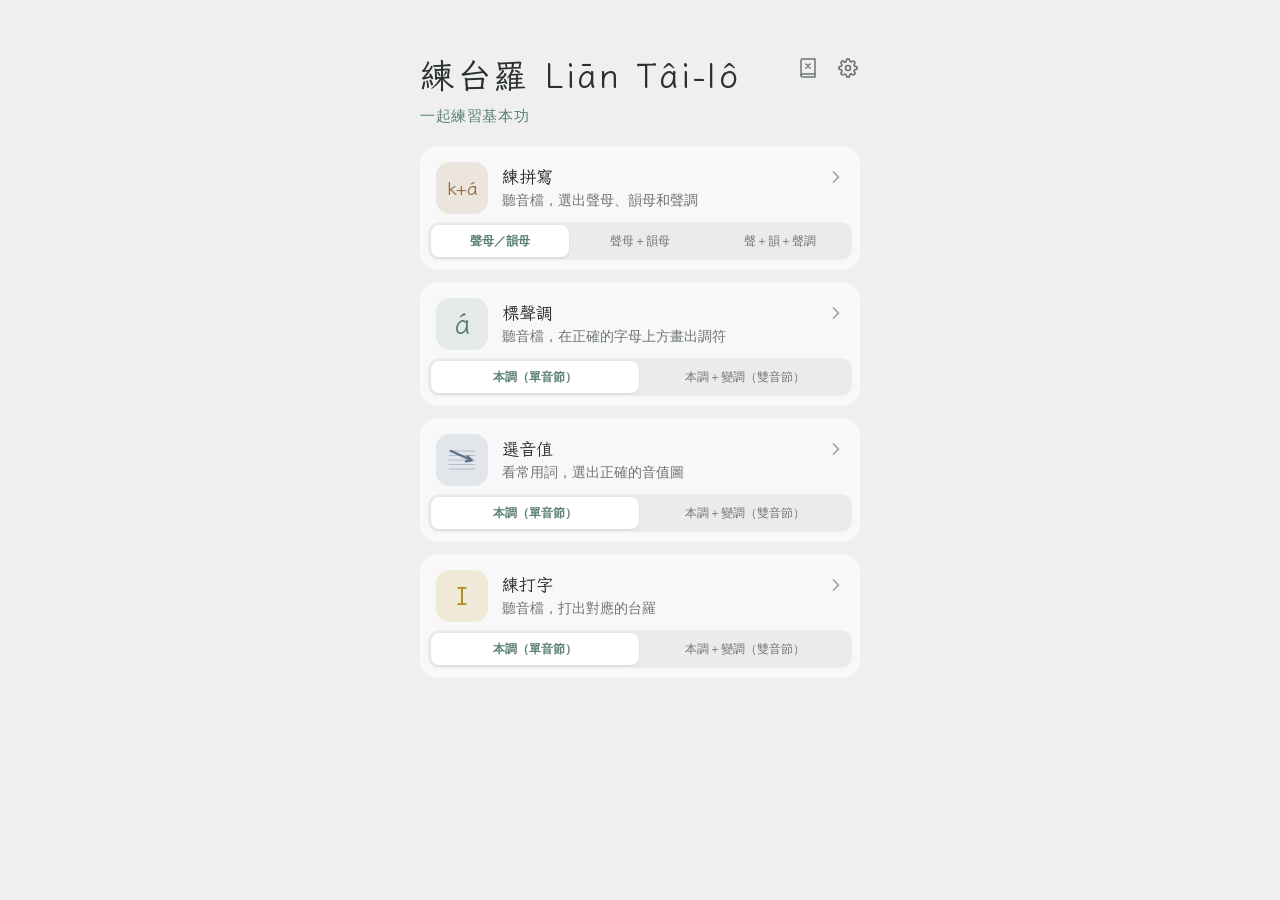
<file: website/index.html>
<!doctype html>
<html lang="zh-Hant">
<head>
  <meta charset="utf-8">
  <meta name="viewport" content="width=device-width, initial-scale=1, viewport-fit=cover">
  <meta name="theme-color" content="#efefef">
  <title data-i18n="brand.title">練台羅 Liān Tâi-lô</title>
  <link rel="icon" href="data:image/svg+xml,%3Csvg xmlns='http://www.w3.org/2000/svg' viewBox='0 0 64 64'%3E%3Crect width='64' height='64' rx='14' fill='%235c8273'/%3E%3Ctext x='32' y='46' font-size='40' text-anchor='middle' fill='white' font-family='sans-serif'%3E%C3%A1%3C/text%3E%3C/svg%3E">
  <link rel="preconnect" href="https://fonts.googleapis.com">
  <link rel="preconnect" href="https://fonts.gstatic.com" crossorigin>
  <link href="https://fonts.googleapis.com/css2?family=Iansui&display=swap" rel="stylesheet">
  <link rel="stylesheet" href="css/style.css">
  <script>
    if ('serviceWorker' in navigator) {
      var css = document.querySelector('link[rel="stylesheet"][href*="style.css"]');
      var root = css ? css.getAttribute('href').replace(/css\/style\.css(?:\?.*)?$/, '') : './';
      navigator.serviceWorker.register(root + 'sw.js');
    }
  </script>

</head>
<body>
  <div class="app">
    <header class="home-header">
      <div>
        <h1 class="home-title" data-i18n="brand.title">練台羅 Liān Tâi-lô</h1>
        <p class="home-subtitle" data-i18n="home.subtitle">一起練習基本功</p>
      </div>
      <div class="home-tools">
        <a class="icon-btn home-tool" href="mistakes/" data-i18n-aria="home.mistakes" aria-label="錯題本">
          <svg width="24" height="24" viewBox="0 0 24 24" fill="none" stroke="currentColor" stroke-width="1.5" vector-effect="non-scaling-stroke" stroke-linecap="round" stroke-linejoin="round" aria-hidden="true"><path d="M5 4.5A1.5 1.5 0 0 1 6.5 3H19v15H6.5A1.5 1.5 0 0 0 5 19.5z"/><path d="M5 19.5A1.5 1.5 0 0 0 6.5 21H19v-3"/><path d="m10 8 4 4m0-4-4 4"/></svg>
          <span class="count-badge home-badge" id="mistakeCount" hidden></span>
        </a>
        <button class="icon-btn" id="settingsBtn" type="button" data-i18n-aria="home.settings" aria-label="練習設定" aria-haspopup="dialog" aria-controls="settingsSheet" aria-expanded="false">
          <svg width="20" height="20" viewBox="0 0 24 24" fill="none" stroke="currentColor" stroke-width="2" vector-effect="non-scaling-stroke" stroke-linecap="round" stroke-linejoin="round" aria-hidden="true"><circle cx="12" cy="12" r="3"/><path d="M19.4 15a1.65 1.65 0 0 0 .33 1.82l.06.06a2 2 0 1 1-2.83 2.83l-.06-.06a1.65 1.65 0 0 0-1.82-.33 1.65 1.65 0 0 0-1 1.51V21a2 2 0 0 1-4 0v-.09A1.65 1.65 0 0 0 9 19.4a1.65 1.65 0 0 0-1.82.33l-.06.06a2 2 0 1 1-2.83-2.83l.06-.06A1.65 1.65 0 0 0 4.68 15a1.65 1.65 0 0 0-1.51-1H3a2 2 0 0 1 0-4h.09A1.65 1.65 0 0 0 4.6 9a1.65 1.65 0 0 0-.33-1.82l-.06-.06a2 2 0 1 1 2.83-2.83l.06.06A1.65 1.65 0 0 0 9 4.68a1.65 1.65 0 0 0 1-1.51V3a2 2 0 0 1 4 0v.09a1.65 1.65 0 0 0 1 1.51 1.65 1.65 0 0 0 1.82-.33l.06-.06a2 2 0 1 1 2.83 2.83l-.06.06A1.65 1.65 0 0 0 19.4 9a1.65 1.65 0 0 0 1.51 1H21a2 2 0 0 1 0 4h-.09a1.65 1.65 0 0 0-1.51 1z"/></svg>
        </button>
      </div>
    </header>

    <main class="home-main">
      <article class="practice-card card" data-type="spell">
        <a class="practice-link" href="spell-part/">
          <div class="unit-icon is-small is-spell" aria-hidden="true">k+á</div>
          <div class="unit-body">
            <div class="unit-title-row">
              <h2 class="unit-name" data-i18n="group.spell">練拼寫</h2>
              <svg class="unit-chevron" width="20" height="20" viewBox="0 0 24 24" fill="none" stroke="currentColor" stroke-width="2" stroke-linecap="round" stroke-linejoin="round" aria-hidden="true"><path d="m9 6 6 6-6 6"/></svg>
            </div>
            <p class="unit-desc" data-i18n="desc.spell">聽音檔，選出聲母、韻母和聲調</p>
          </div>
        </a>
        <div class="segmented practice-levels" role="radiogroup" data-i18n-aria="aria.level.spell" aria-label="拼寫難度">
          <button type="button" role="radio" data-level="part" data-i18n="level.spell.part">聲母／韻母</button>
          <button type="button" role="radio" data-level="iv" data-i18n="level.spell.iv">聲母＋韻母</button>
          <button type="button" role="radio" data-level="ivt" data-i18n="level.spell.ivt">聲＋韻＋聲調</button>
        </div>
      </article>

      <article class="practice-card card" data-type="tone">
        <a class="practice-link" href="tone-draw/">
          <div class="unit-icon" aria-hidden="true">á</div>
          <div class="unit-body">
            <div class="unit-title-row">
              <h2 class="unit-name" data-i18n="group.tone">標聲調</h2>
              <svg class="unit-chevron" width="20" height="20" viewBox="0 0 24 24" fill="none" stroke="currentColor" stroke-width="2" stroke-linecap="round" stroke-linejoin="round" aria-hidden="true"><path d="m9 6 6 6-6 6"/></svg>
            </div>
            <p class="unit-desc" data-i18n="desc.tone">聽音檔，在正確的字母上方畫出調符</p>
          </div>
        </a>
        <div class="segmented practice-levels" role="radiogroup" data-i18n-aria="aria.level.tone" aria-label="畫聲調難度">
          <button type="button" role="radio" data-level="1" data-i18n="level.base">本調（單音節）</button>
          <button type="button" role="radio" data-level="2" data-i18n="level.sandhi">本調＋變調（雙音節）</button>
        </div>
      </article>

      <article class="practice-card card" data-type="pitch">
        <a class="practice-link" href="pitch-choice/">
          <div class="unit-icon is-pitch" aria-hidden="true">
            <svg width="30" height="24" viewBox="0 0 30 24" fill="none" stroke="currentColor" stroke-linecap="round"><g stroke-width="1" opacity="0.35"><path d="M2 3h26M2 7.5h26M2 12h26M2 16.5h26M2 21h26"/></g><path d="M4 3 L24 12" stroke-width="2.4"/><path d="m20.5 8.2 4.3 4.2-6 .9" stroke-width="2.2" stroke-linejoin="round"/></svg>
          </div>
          <div class="unit-body">
            <div class="unit-title-row">
              <h2 class="unit-name" data-i18n="group.pitch">選音值</h2>
              <svg class="unit-chevron" width="20" height="20" viewBox="0 0 24 24" fill="none" stroke="currentColor" stroke-width="2" stroke-linecap="round" stroke-linejoin="round" aria-hidden="true"><path d="m9 6 6 6-6 6"/></svg>
            </div>
            <p class="unit-desc" data-i18n="desc.pitch">看常用詞，選出前字變調後的音值圖</p>
          </div>
        </a>
        <div class="segmented practice-levels" role="radiogroup" data-i18n-aria="aria.level.pitch" aria-label="選音值難度">
          <button type="button" role="radio" data-level="1" data-i18n="level.base">本調（單音節）</button>
          <button type="button" role="radio" data-level="2" data-i18n="level.sandhi">本調＋變調（雙音節）</button>
        </div>
      </article>

      <article class="practice-card card" data-type="type">
        <a class="practice-link" href="type/">
          <div class="unit-icon is-type" aria-hidden="true">
            <svg width="26" height="26" viewBox="0 0 24 24" fill="none" stroke="currentColor" stroke-width="1.8" stroke-linecap="round" stroke-linejoin="round"><path d="M12 4.5v15"/><path d="M8.5 4.5h7"/><path d="M8.5 19.5h7"/></svg>
          </div>
          <div class="unit-body">
            <div class="unit-title-row">
              <h2 class="unit-name" data-i18n="group.type">練打字</h2>
              <svg class="unit-chevron" width="20" height="20" viewBox="0 0 24 24" fill="none" stroke="currentColor" stroke-width="2" stroke-linecap="round" stroke-linejoin="round" aria-hidden="true"><path d="m9 6 6 6-6 6"/></svg>
            </div>
            <p class="unit-desc" data-i18n="desc.type">聽音檔，打出對應的台羅</p>
          </div>
        </a>
        <div class="segmented practice-levels" role="radiogroup" data-i18n-aria="aria.level.type" aria-label="打字難度">
          <button type="button" role="radio" data-level="1" data-i18n="level.base">本調（單音節）</button>
          <button type="button" role="radio" data-level="2" data-i18n="level.sandhi">本調＋變調（雙音節）</button>
        </div>
      </article>
    </main>
  </div>

  <div class="sheet" id="settingsSheet" hidden>
    <div class="sheet-panel" role="dialog" aria-modal="true" aria-labelledby="settingsTitle">
      <div class="sheet-handle"></div>
      <h2 class="sheet-title" id="settingsTitle" data-i18n="home.settings">練習設定</h2>
      <div class="settings card">
        <div class="setting-row is-stack">
          <div class="setting-text">
            <p class="setting-name" data-i18n="settings.lang">介面語言</p>
          </div>
          <div class="segmented" id="langSetting" role="radiogroup" data-i18n-aria="settings.lang" aria-label="介面語言"></div>
        </div>
        <div class="setting-row is-stack">
          <div class="setting-text">
            <p class="setting-name" data-i18n="settings.count">每次練習題數</p>
          </div>
          <div class="segmented" id="countSetting" role="radiogroup" data-i18n-aria="settings.count" aria-label="每次練習題數"></div>
        </div>
        <label class="setting-row" for="hanjiSetting">
          <div class="setting-text">
            <p class="setting-name" data-i18n="settings.hanji">題目顯示漢字</p>
            <p class="setting-desc" data-i18n="settings.hanji.desc">作答後的解答一律會顯示漢字</p>
          </div>
          <input class="switch" type="checkbox" id="hanjiSetting" role="switch">
        </label>
        <button class="setting-row" id="installBtn" type="button">
          <div class="setting-text">
            <p class="setting-name" data-i18n="settings.install">安裝到主畫面</p>
            <p class="setting-desc" id="installDesc" data-i18n="settings.install.desc">加到手機主畫面，像 App 一樣打開</p>
          </div>
          <svg width="20" height="20" viewBox="0 0 24 24" fill="none" stroke="currentColor" stroke-width="2" stroke-linecap="round" stroke-linejoin="round" aria-hidden="true"><path d="M12 3v12"/><path d="m7 8 5-5 5 5"/><path d="M5 15v4a2 2 0 0 0 2 2h10a2 2 0 0 0 2-2v-4"/></svg>
        </button>
      </div>
      <footer class="credits">
        <p><span data-i18n="credit.author">網頁作者：</span><a href="https://kiantiong.com/" target="_blank" rel="noopener noreferrer">Tân Kiàn-tiong</a></p>
        <p><span data-i18n="credit.source">專案原始碼：</span><a href="https://github.com/luke871016/tailo_practice" target="_blank" rel="noopener noreferrer">GitHub</a></p>
      </footer>
    </div>
  </div>

  <div class="sheet" id="installSheet" hidden>
    <div class="sheet-panel" role="dialog" aria-modal="true" aria-labelledby="installTitle">
      <div class="sheet-handle"></div>
      <h2 class="sheet-title" id="installTitle" data-i18n="install.title">安裝到主畫面</h2>
      <p class="sheet-text install-lead" id="installLead" data-i18n="install.lead">加到主畫面後，不用再開瀏覽器就能練習。</p>
      <ol class="install-steps" id="installSteps"></ol>
      <button class="btn btn-primary btn-block" id="installAction" type="button" data-i18n="install.done">知道了</button>
    </div>
  </div>

  <script src="js/i18n.js"></script>
  <script src="js/common.js"></script>
  <script>
    (function () {
      const { settings, t } = LianTailo;
      const HREF = {
        tone: { '1': 'tone-draw/', '2': 'tone-draw-2/' },
        pitch: { '1': 'pitch-choice/', '2': 'pitch-choice-2/' },
        spell: { part: 'spell-part/', iv: 'spell-iv/', ivt: 'spell-ivt/' },
        type: { '1': 'type/', '2': 'type-2/' },
      };
      const LEVEL_NAME = {
        tone: { '1': 'level.base', '2': 'level.sandhi' },
        pitch: { '1': 'level.base', '2': 'level.sandhi' },
        spell: { part: 'level.spell.part.short', iv: 'level.spell.iv.short', ivt: 'level.spell.ivt.short' },
        type: { '1': 'level.base', '2': 'level.sandhi' },
      };

      const badge = document.getElementById('mistakeCount');
      const langGroup = document.getElementById('langSetting');
      const countGroup = document.getElementById('countSetting');
      const hanjiSwitch = document.getElementById('hanjiSetting');
      const settingsBtn = document.getElementById('settingsBtn');
      const settingsSheet = document.getElementById('settingsSheet');

      function applyLevels() {
        const level = settings.get().level;
        document.querySelectorAll('.practice-card').forEach((card) => {
          const type = card.dataset.type;
          const current = level[type];
          const link = card.querySelector('.practice-link');
          const name = card.querySelector('.unit-name').textContent;
          link.href = HREF[type][current];
          link.setAttribute('aria-label', t('home.start', { name, level: t(LEVEL_NAME[type][current]) }));
          card.querySelectorAll('.practice-levels button').forEach((btn) => {
            const on = btn.dataset.level === current;
            btn.classList.toggle('is-active', on);
            btn.setAttribute('aria-checked', String(on));
          });
        });
      }

      function updateMistakes() {
        const n = LianTailo.mistakes.list().length;
        badge.hidden = n === 0;
        badge.textContent = n;
        badge.parentElement.setAttribute('aria-label', n ? t('home.mistakes.count', { n }) : t('home.mistakes'));
      }

      function renderSettings() {
        const s = settings.get();
        langGroup.textContent = '';
        settings.LANG_OPTIONS.forEach((code) => {
          const btn = document.createElement('button');
          btn.type = 'button';
          btn.setAttribute('role', 'radio');
          btn.setAttribute('aria-checked', String(code === s.lang));
          btn.className = code === s.lang ? 'is-active' : '';
          btn.textContent = t(code === 'tai' ? 'lang.tai' : 'lang.zh');
          btn.addEventListener('click', () => {
            if (code === s.lang) return;
            settings.set({ lang: code });
            location.reload();
          });
          langGroup.appendChild(btn);
        });
        countGroup.textContent = '';
        settings.COUNT_OPTIONS.forEach((n) => {
          const btn = document.createElement('button');
          btn.type = 'button';
          btn.setAttribute('role', 'radio');
          btn.setAttribute('aria-checked', String(n === s.count));
          btn.className = n === s.count ? 'is-active' : '';
          btn.textContent = n;
          btn.addEventListener('click', () => {
            settings.set({ count: n });
            renderSettings();
          });
          countGroup.appendChild(btn);
        });
        hanjiSwitch.checked = s.showHanji;
      }

      function openSettings() {
        settingsSheet.hidden = false;
        settingsBtn.setAttribute('aria-expanded', 'true');
      }

      function closeSettings() {
        settingsSheet.hidden = true;
        settingsBtn.setAttribute('aria-expanded', 'false');
      }

      document.querySelectorAll('.practice-levels').forEach((group) => {
        group.addEventListener('click', (e) => {
          const btn = e.target.closest('button');
          if (!btn) return;
          const type = group.closest('.practice-card').dataset.type;
          settings.set({ level: { [type]: btn.dataset.level } });
          applyLevels();
        });
      });

      hanjiSwitch.addEventListener('change', () => settings.set({ showHanji: hanjiSwitch.checked }));
      settingsBtn.addEventListener('click', () => {
        if (settingsSheet.hidden) openSettings();
        else closeSettings();
      });
      settingsSheet.addEventListener('click', (e) => {
        if (e.target === settingsSheet) closeSettings();
      });
      document.addEventListener('keydown', (e) => {
        if (e.key === 'Escape' && !settingsSheet.hidden) closeSettings();
      });

      const INSTALL_SEEN_KEY = 'lian-tailo:install-hint';
      const installBtn = document.getElementById('installBtn');
      const installDesc = document.getElementById('installDesc');
      const installSheet = document.getElementById('installSheet');
      const installSteps = document.getElementById('installSteps');
      const installLead = document.getElementById('installLead');
      const installAction = document.getElementById('installAction');
      const standalone = window.matchMedia('(display-mode: standalone)').matches || navigator.standalone === true;
      const ios = /iphone|ipad|ipod/i.test(navigator.userAgent)
        || (navigator.platform === 'MacIntel' && navigator.maxTouchPoints > 1);
      const mobile = ios || /android|mobile/i.test(navigator.userAgent)
        || (window.matchMedia('(max-width: 820px)').matches && window.matchMedia('(pointer: coarse)').matches);
      let deferredInstall = null;

      const INSTALL_COPY = ios ? {
        lead: 'install.lead.ios',
        steps: ['install.ios.1', 'install.ios.2', 'install.ios.3'],
      } : {
        lead: 'install.lead.other',
        steps: ['install.other.1', 'install.other.2', 'install.other.3'],
      };

      function markInstallSeen() {
        try { localStorage.setItem(INSTALL_SEEN_KEY, '1'); } catch (e) { /* 私密瀏覽 */ }
      }

      function fillInstallSteps() {
        installLead.textContent = deferredInstall
          ? t('install.lead.prompt')
          : t(INSTALL_COPY.lead);
        installSteps.hidden = !!deferredInstall;
        installSteps.textContent = '';
        if (!deferredInstall) {
          INSTALL_COPY.steps.forEach((text, i) => {
            const li = document.createElement('li');
            const num = document.createElement('span');
            num.className = 'install-step-num';
            num.textContent = String(i + 1);
            const body = document.createElement('span');
            body.textContent = t(text);
            li.append(num, body);
            installSteps.appendChild(li);
          });
        }
        installAction.textContent = deferredInstall ? t('install.action') : t('install.done');
      }

      function openInstall(fromHint) {
        fillInstallSteps();
        installSheet.hidden = false;
        installSheet.dataset.fromHint = fromHint ? '1' : '';
        if (fromHint) markInstallSeen();
      }

      function closeInstall() {
        installSheet.hidden = true;
      }

      window.addEventListener('beforeinstallprompt', (e) => {
        e.preventDefault();
        deferredInstall = e;
        installDesc.textContent = t('settings.install.ready');
      });

      window.addEventListener('appinstalled', () => {
        deferredInstall = null;
        installBtn.hidden = true;
        closeInstall();
      });

      installBtn.addEventListener('click', () => {
        closeSettings();
        openInstall(false);
      });
      installAction.addEventListener('click', async () => {
        if (!deferredInstall) {
          closeInstall();
          return;
        }
        deferredInstall.prompt();
        try { await deferredInstall.userChoice; } catch (e) { /* 使用者取消 */ }
        deferredInstall = null;
        closeInstall();
      });
      installSheet.addEventListener('click', (e) => {
        if (e.target === installSheet) closeInstall();
      });
      document.addEventListener('keydown', (e) => {
        if (e.key === 'Escape' && !installSheet.hidden) closeInstall();
      });

      if (standalone) {
        installBtn.hidden = true;
      } else if (mobile) {
        let seen = false;
        try { seen = localStorage.getItem(INSTALL_SEEN_KEY) === '1'; } catch (e) { seen = true; }
        if (!seen) window.setTimeout(() => openInstall(true), 600);
      }

      function render() {
        applyLevels();
        updateMistakes();
        renderSettings();
      }
      render();
      window.addEventListener('pageshow', render);
    })();
  </script>
</body>
</html>
</file>
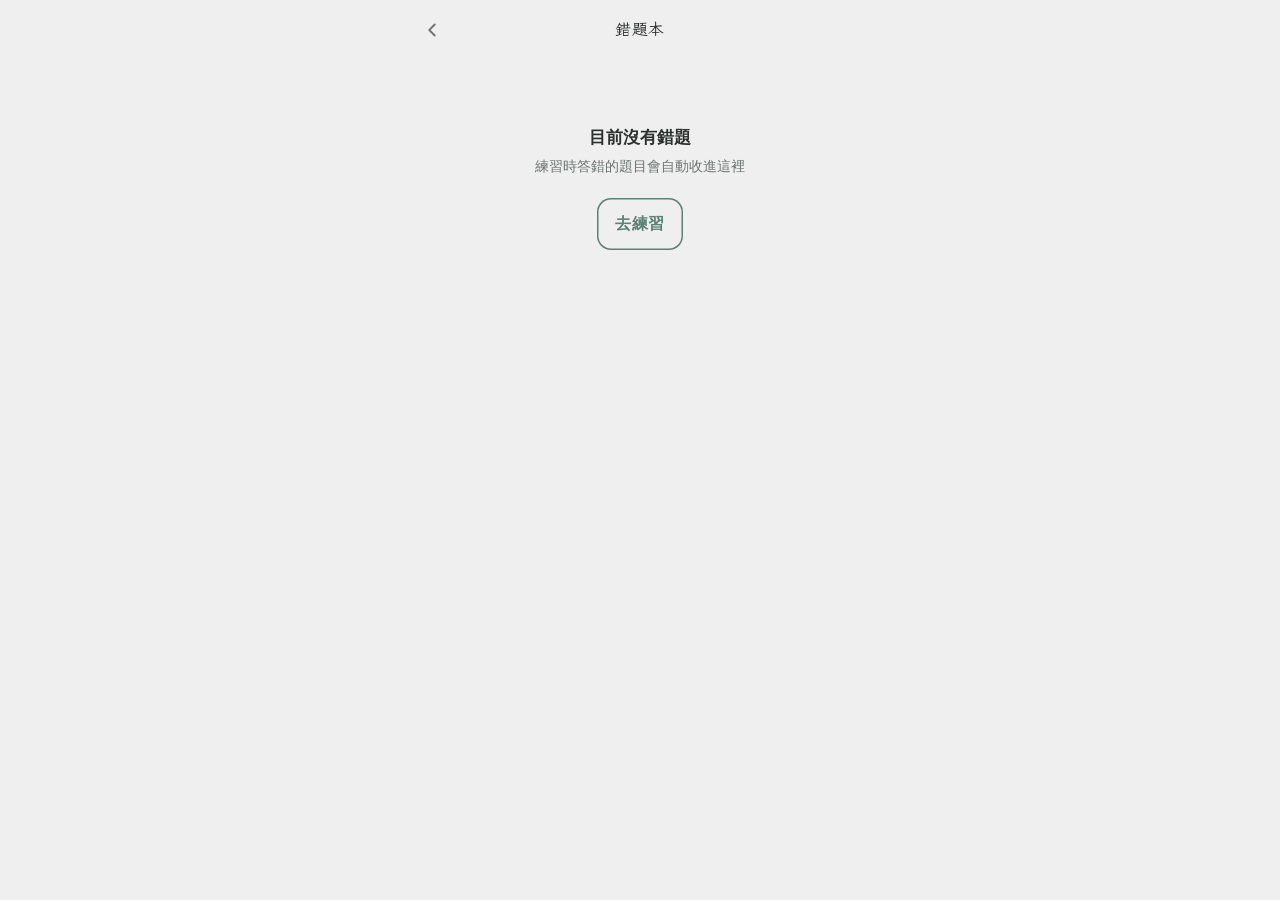
<file: website/mistakes/index.html>
<!doctype html>
<html lang="zh-Hant">
<head>
  <meta charset="utf-8">
  <meta name="viewport" content="width=device-width, initial-scale=1, viewport-fit=cover">
  <meta name="theme-color" content="#efefef">
  <title data-i18n="page.mistakes.doc">錯題本｜練台羅</title>
  <link rel="icon" href="data:image/svg+xml,%3Csvg xmlns='http://www.w3.org/2000/svg' viewBox='0 0 64 64'%3E%3Crect width='64' height='64' rx='14' fill='%235c8273'/%3E%3Ctext x='32' y='46' font-size='40' text-anchor='middle' fill='white' font-family='sans-serif'%3E%C3%A1%3C/text%3E%3C/svg%3E">
  <link rel="preconnect" href="https://fonts.googleapis.com">
  <link rel="preconnect" href="https://fonts.gstatic.com" crossorigin>
  <link href="https://fonts.googleapis.com/css2?family=Iansui&display=swap" rel="stylesheet">
  <link rel="stylesheet" href="../css/style.css">
  <script>
    if ('serviceWorker' in navigator) {
      var css = document.querySelector('link[rel="stylesheet"][href*="style.css"]');
      var root = css ? css.getAttribute('href').replace(/css\/style\.css(?:\?.*)?$/, '') : './';
      navigator.serviceWorker.register(root + 'sw.js');
    }
  </script>

</head>
<body>
  <div class="app">
    <header class="topbar">
      <a class="icon-btn" href="../" data-i18n-aria="nav.home" aria-label="回首頁">
        <svg width="22" height="22" viewBox="0 0 24 24" fill="none" stroke="currentColor" stroke-width="2" stroke-linecap="round" stroke-linejoin="round"><path d="m15 6-6 6 6 6"/></svg>
      </a>
      <h1 class="topbar-title" data-i18n="mistakes.title">錯題本</h1>
      <span class="icon-btn" aria-hidden="true"></span>
    </header>

    <p class="mistake-scope" id="scopeLabel" hidden></p>
    <div class="chips" id="filters" role="group" data-i18n-aria="mistakes.filters" aria-label="練習" hidden></div>
    <div class="chips chips-levels" id="levelFilters" role="group" hidden></div>

    <ul class="review-list card mistake-list" id="mistakeList" hidden></ul>

    <div class="empty-state" id="emptyState" hidden>
      <p class="empty-title" data-i18n="mistakes.empty.title">目前沒有錯題</p>
      <p class="empty-text" data-i18n="mistakes.empty.text">練習時答錯的題目會自動收進這裡</p>
      <a class="btn btn-outline" href="../" data-i18n="mistakes.go">去練習</a>
    </div>

    <div class="mistake-footer" id="footer" hidden>
      <p class="mistake-hint" id="fixedHint" data-i18n="mistakes.fixed.hint" hidden>「已答對」表示這題答錯後，又在練習中答對了</p>
      <button class="btn btn-ghost btn-block" id="clearBtn" type="button" data-i18n="mistakes.clear">清空錯題</button>
    </div>
  </div>

  <script src="../js/i18n.js"></script>
  <script src="../js/common.js"></script>
  <script src="../js/tones.js"></script>
  <script src="mistakes.js"></script>
</body>
</html>
</file>
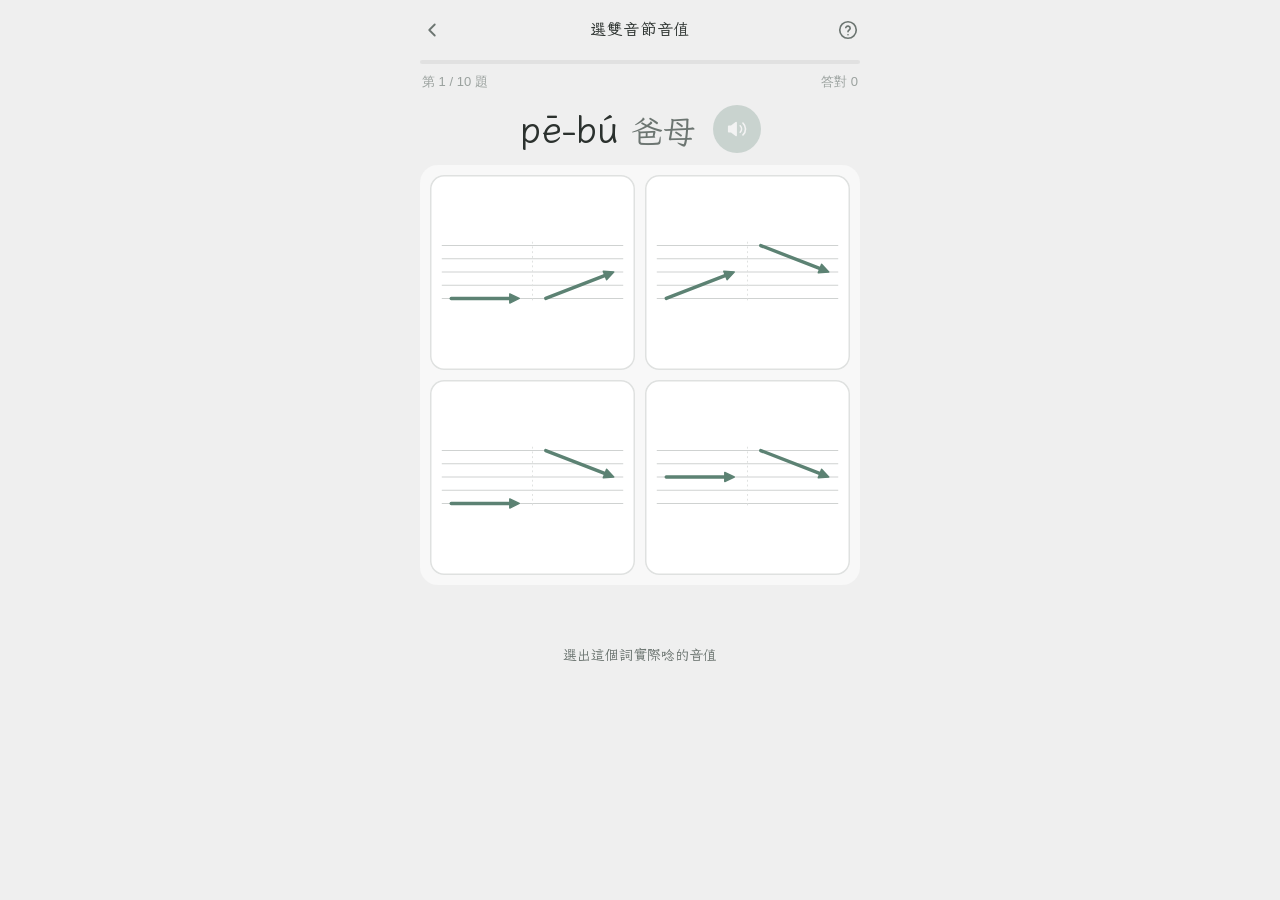
<file: website/pitch-choice-2/index.html>
<!doctype html>
<html lang="zh-Hant">
<head>
  <meta charset="utf-8">
  <meta name="viewport" content="width=device-width, initial-scale=1, viewport-fit=cover">
  <meta name="theme-color" content="#efefef">
  <title>選雙音節音值｜練台羅</title>
  <link rel="icon" href="data:image/svg+xml,%3Csvg xmlns='http://www.w3.org/2000/svg' viewBox='0 0 64 64'%3E%3Crect width='64' height='64' rx='14' fill='%235c8273'/%3E%3Ctext x='32' y='46' font-size='40' text-anchor='middle' fill='white' font-family='sans-serif'%3E%C3%A1%3C/text%3E%3C/svg%3E">
  <link rel="preconnect" href="https://fonts.googleapis.com">
  <link rel="preconnect" href="https://fonts.gstatic.com" crossorigin>
  <link href="https://fonts.googleapis.com/css2?family=Iansui&display=swap" rel="stylesheet">
  <link rel="stylesheet" href="../css/style.css">
  <script>
    if ('serviceWorker' in navigator) {
      var css = document.querySelector('link[rel="stylesheet"][href*="style.css"]');
      var root = css ? css.getAttribute('href').replace(/css\/style\.css(?:\?.*)?$/, '') : './';
      navigator.serviceWorker.register(root + 'sw.js');
    }
  </script>

</head>
<body class="page-fit">
  <script src="../data/sandhi-words.js"></script>
  <script src="../js/i18n.js"></script>
  <script src="../js/common.js"></script>
  <script src="../js/tones.js"></script>
  <script src="../js/quiz-shell.js"></script>
  <script src="../js/mode-pitch-choice.js"></script>
  <script>
    QuizShell.create(
      {
        unit: 'pitch-2',
        title: LianTailo.t('page.pitch.2'),
        data: window.SANDHI_WORDS.filter((d) => !d.x),
        groupBy: (d) => d.rule,
        poolPerGroup: LianTailo.POOL_PER_GROUP.sandhiRule,
      },
      PitchChoiceMode.create({ kind: 'sandhi' })
    );
  </script>
</body>
</html>
</file>
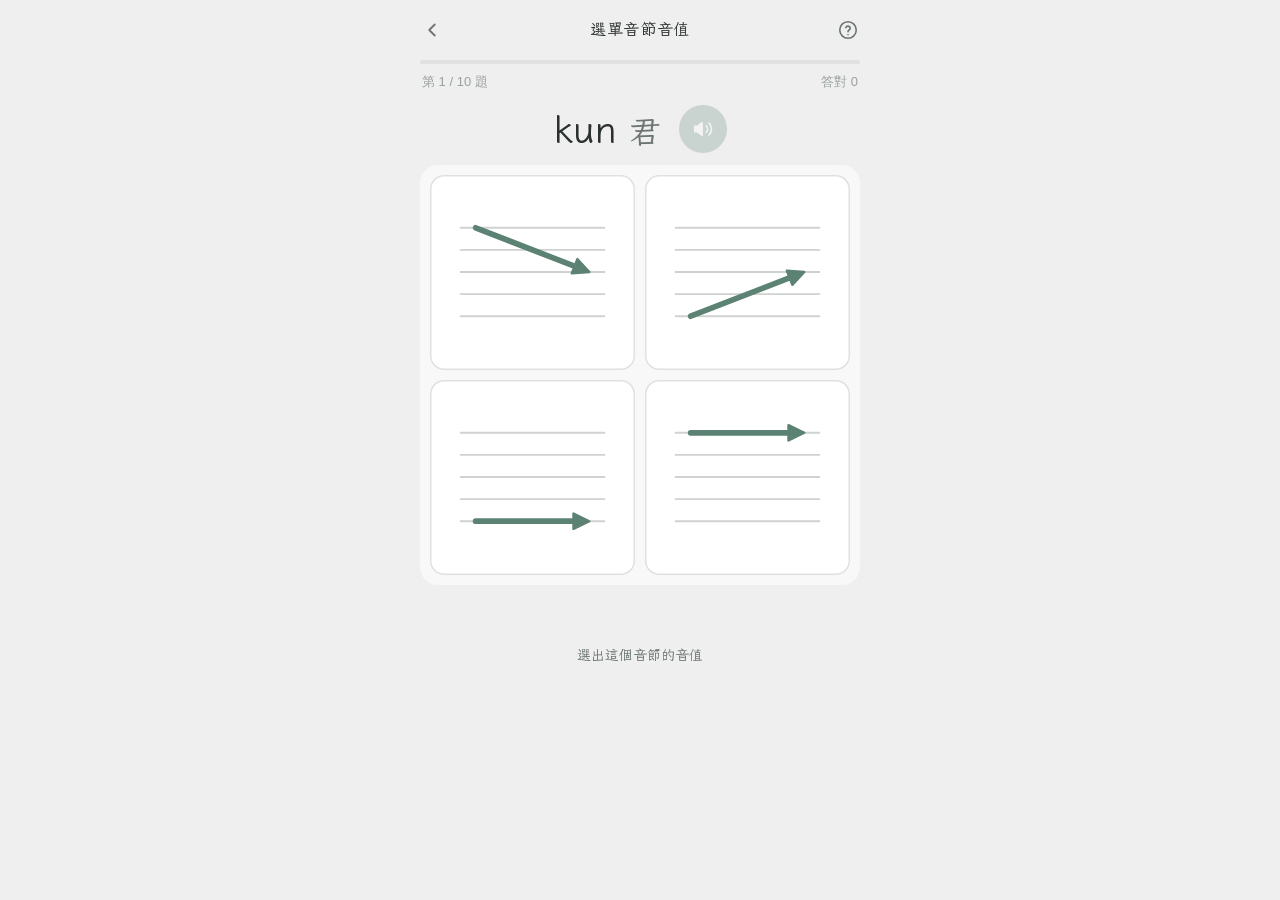
<file: website/pitch-choice/index.html>
<!doctype html>
<html lang="zh-Hant">
<head>
  <meta charset="utf-8">
  <meta name="viewport" content="width=device-width, initial-scale=1, viewport-fit=cover">
  <meta name="theme-color" content="#efefef">
  <title>選單音節音值｜練台羅</title>
  <link rel="icon" href="data:image/svg+xml,%3Csvg xmlns='http://www.w3.org/2000/svg' viewBox='0 0 64 64'%3E%3Crect width='64' height='64' rx='14' fill='%235c8273'/%3E%3Ctext x='32' y='46' font-size='40' text-anchor='middle' fill='white' font-family='sans-serif'%3E%C3%A1%3C/text%3E%3C/svg%3E">
  <link rel="preconnect" href="https://fonts.googleapis.com">
  <link rel="preconnect" href="https://fonts.gstatic.com" crossorigin>
  <link href="https://fonts.googleapis.com/css2?family=Iansui&display=swap" rel="stylesheet">
  <link rel="stylesheet" href="../css/style.css">
  <script>
    if ('serviceWorker' in navigator) {
      var css = document.querySelector('link[rel="stylesheet"][href*="style.css"]');
      var root = css ? css.getAttribute('href').replace(/css\/style\.css(?:\?.*)?$/, '') : './';
      navigator.serviceWorker.register(root + 'sw.js');
    }
  </script>

</head>
<body class="page-fit">
  <script src="../data/tone-syllables.js"></script>
  <script src="../js/i18n.js"></script>
  <script src="../js/common.js"></script>
  <script src="../js/tones.js"></script>
  <script src="../js/quiz-shell.js"></script>
  <script src="../js/mode-pitch-choice.js"></script>
  <script>
    QuizShell.create(
      {
        unit: 'pitch-1',
        title: LianTailo.t('page.pitch.1'),
        data: window.TONE_SYLLABLES.filter((d) => LianTailo.TONE_BY_NUMBER[d.p[0][2]]),
        groupBy: (d) => d.p[0][2],
        poolPerGroup: LianTailo.POOL_PER_GROUP.tone,
      },
      PitchChoiceMode.create({ kind: 'single' })
    );
  </script>
</body>
</html>
</file>
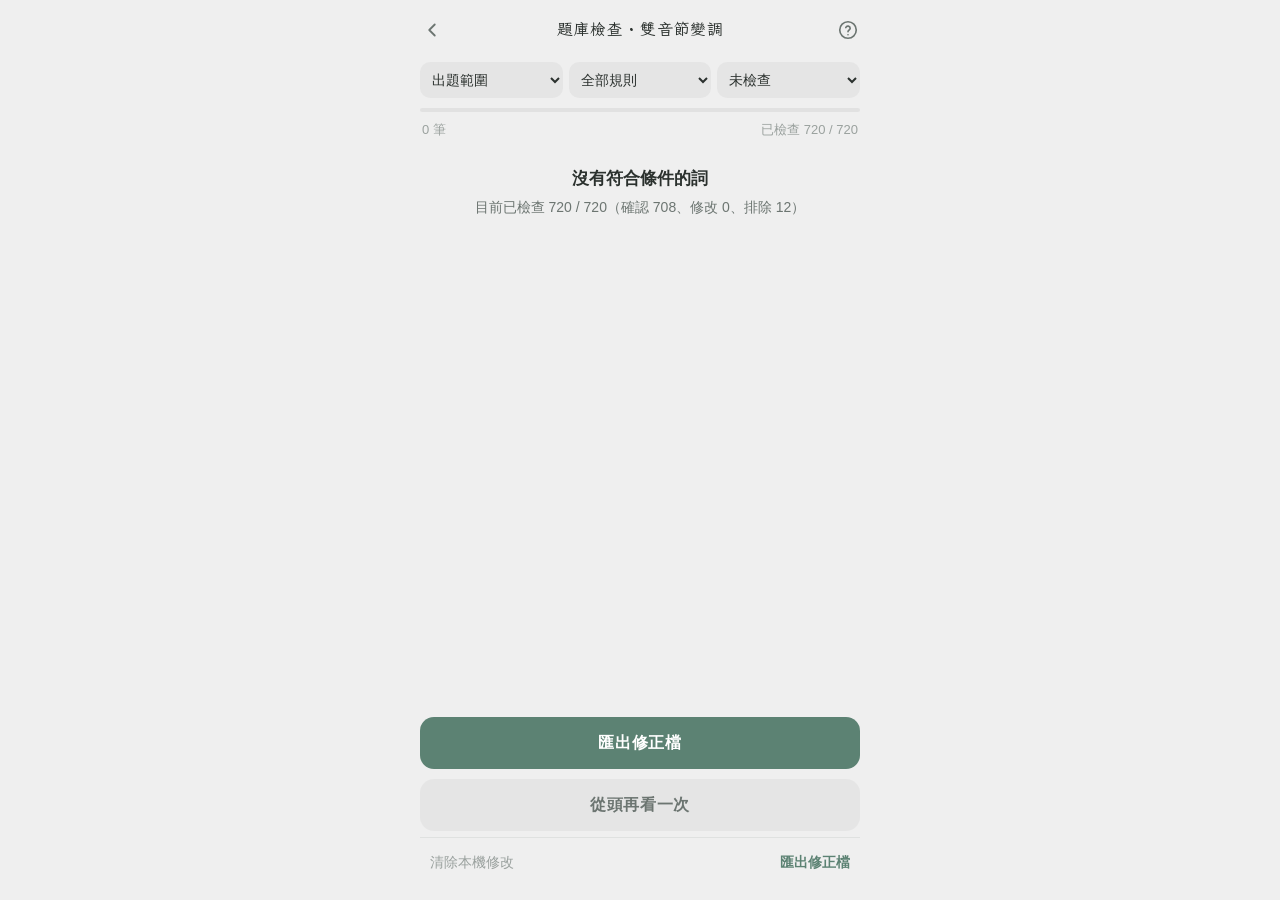
<file: website/review/index.html>
<!doctype html>
<html lang="zh-Hant">
<head>
  <meta charset="utf-8">
  <meta name="viewport" content="width=device-width, initial-scale=1, viewport-fit=cover">
  <meta name="theme-color" content="#efefef">
  <title>題庫檢查｜練台羅</title>
  <link rel="icon" href="data:image/svg+xml,%3Csvg xmlns='http://www.w3.org/2000/svg' viewBox='0 0 64 64'%3E%3Crect width='64' height='64' rx='14' fill='%235c8273'/%3E%3Ctext x='32' y='46' font-size='40' text-anchor='middle' fill='white' font-family='sans-serif'%3E%C3%A1%3C/text%3E%3C/svg%3E">
  <link rel="preconnect" href="https://fonts.googleapis.com">
  <link rel="preconnect" href="https://fonts.gstatic.com" crossorigin>
  <link href="https://fonts.googleapis.com/css2?family=Iansui&display=swap" rel="stylesheet">
  <link rel="stylesheet" href="../css/style.css">
  <script>
    if ('serviceWorker' in navigator) {
      var css = document.querySelector('link[rel="stylesheet"][href*="style.css"]');
      var root = css ? css.getAttribute('href').replace(/css\/style\.css(?:\?.*)?$/, '') : './';
      navigator.serviceWorker.register(root + 'sw.js');
    }
  </script>

</head>
<body class="page-fit">
  <div class="app">
    <header class="topbar">
      <a class="icon-btn" href="../" aria-label="回首頁">
        <svg width="22" height="22" viewBox="0 0 24 24" fill="none" stroke="currentColor" stroke-width="2" stroke-linecap="round" stroke-linejoin="round"><path d="m15 6-6 6 6 6"/></svg>
      </a>
      <h1 class="topbar-title">題庫檢查・雙音節變調</h1>
      <button class="icon-btn" id="helpBtn" type="button" aria-label="使用說明">
        <svg width="22" height="22" viewBox="0 0 24 24" fill="none" stroke="currentColor" stroke-width="1.8" stroke-linecap="round" stroke-linejoin="round"><circle cx="12" cy="12" r="9"/><path d="M9.6 9.3a2.5 2.5 0 0 1 4.8.9c0 1.7-2.4 2.2-2.4 3.6"/><path d="M12 17.2h.01"/></svg>
      </button>
    </header>

    <div class="rv-filters">
      <select id="rangeFilter" aria-label="範圍">
        <option value="pool">出題範圍</option>
        <option value="all">全部詞</option>
      </select>
      <select id="ruleFilter" aria-label="規則"></select>
      <select id="statusFilter" aria-label="狀態">
        <option value="">未檢查</option>
        <option value="all">全部狀態</option>
        <option value="ok">已確認</option>
        <option value="edit">已修改</option>
        <option value="exclude">已排除</option>
      </select>
    </div>

    <div class="progress"><div class="progress-bar" id="progressBar"></div></div>
    <div class="quiz-meta"><span id="positionText"></span><span id="summaryText"></span></div>

    <section class="view" id="cardView">
      <div class="rv-card card" id="card">
        <div class="rv-card-top">
          <span id="rankText"></span>
          <span class="rv-badge" id="statusBadge" hidden></span>
        </div>
        <p class="rv-word"><span id="romanText"></span><span class="hanji" id="hanjiText"></span></p>
        <div class="rv-graph-big" id="graph"></div>
        <p class="rv-rule" id="ruleText"></p>
        <div class="rv-card-bottom">
          <button class="play-btn is-small" id="playBtn" type="button" aria-label="播放音檔">
            <svg width="22" height="22" viewBox="0 0 24 24" fill="none" stroke="currentColor" stroke-width="1.8" stroke-linecap="round" stroke-linejoin="round"><path d="M11 5 6 9H3v6h3l5 4z" fill="currentColor"/><path d="M15.5 8.5a5 5 0 0 1 0 7"/><path d="M18.5 5.5a9 9 0 0 1 0 13"/></svg>
          </button>
          <button class="rv-link" id="unmarkBtn" type="button" hidden>清除這筆的標記</button>
        </div>
      </div>

      <div class="actions">
        <button class="btn btn-ghost" id="excludeBtn" type="button">排除</button>
        <button class="btn btn-outline" id="editBtn" type="button">修改</button>
        <button class="btn btn-primary" id="okBtn" type="button">正確</button>
      </div>
      <div class="rv-nav">
        <button class="rv-link" id="prevBtn" type="button">‹ 上一筆</button>
        <button class="rv-link" id="skipBtn" type="button">略過 ›</button>
      </div>
    </section>

    <section class="view" id="doneView" hidden>
      <div class="result-hero">
        <p class="empty-title" id="doneTitle">這一批都檢查完了</p>
        <p class="empty-text" id="doneText"></p>
      </div>
      <div class="result-actions">
        <button class="btn btn-primary btn-block" id="exportBtn2" type="button">匯出修正檔</button>
        <button class="btn btn-ghost btn-block" id="restartBtn" type="button">從頭再看一次</button>
      </div>
    </section>

    <div class="rv-footer">
      <button class="rv-link" id="resetBtn" type="button">清除本機修改</button>
      <button class="rv-link is-primary" id="exportBtn" type="button">匯出修正檔</button>
    </div>
  </div>

  <!-- 修改前字變調 -->
  <div class="sheet" id="editSheet" hidden>
    <div class="sheet-panel" role="dialog" aria-modal="true" aria-labelledby="editTitle">
      <div class="sheet-handle"></div>
      <h2 class="sheet-title" id="editTitle">前字實際的變調</h2>
      <div class="rv-edit-grid" id="editGrid"></div>
      <button class="btn btn-ghost btn-block rv-edit-cancel" id="editCancel" type="button">取消</button>
    </div>
  </div>

  <!-- 使用說明 -->
  <div class="sheet" id="helpSheet" hidden>
    <div class="sheet-panel" role="dialog" aria-modal="true" aria-labelledby="helpTitle">
      <div class="sheet-handle"></div>
      <h2 class="sheet-title" id="helpTitle">題庫檢查</h2>
      <p class="sheet-text">「選雙音節音值」的前字變調是依規則自動算出的。每筆會自動播放音檔，對照音值圖後：</p>
      <p class="sheet-text"><strong>正確</strong>確認規則沒問題；<strong>修改</strong>選出前字實際的變調；<strong>排除</strong>不拿來出題。標記完會自動跳到下一筆。</p>
      <p class="sheet-text">修改會先存在這台裝置。檢查完按「匯出修正檔」，把下載的檔案放到 <span class="roman">data/sandhi_overrides.csv</span>，再執行 <span class="roman">scripts/build_tone_data.py</span>，題庫就會更新。</p>
      <p class="sheet-text">鍵盤：空白鍵重播、Enter 正確、E 修改、X 排除、← → 上一筆／略過。</p>
    </div>
  </div>

  <script src="../data/sandhi-words.js"></script>
  <script src="../js/i18n.js"></script>
  <script src="../js/common.js"></script>
  <script src="../js/tones.js"></script>
  <script src="review.js"></script>
</body>
</html>
</file>
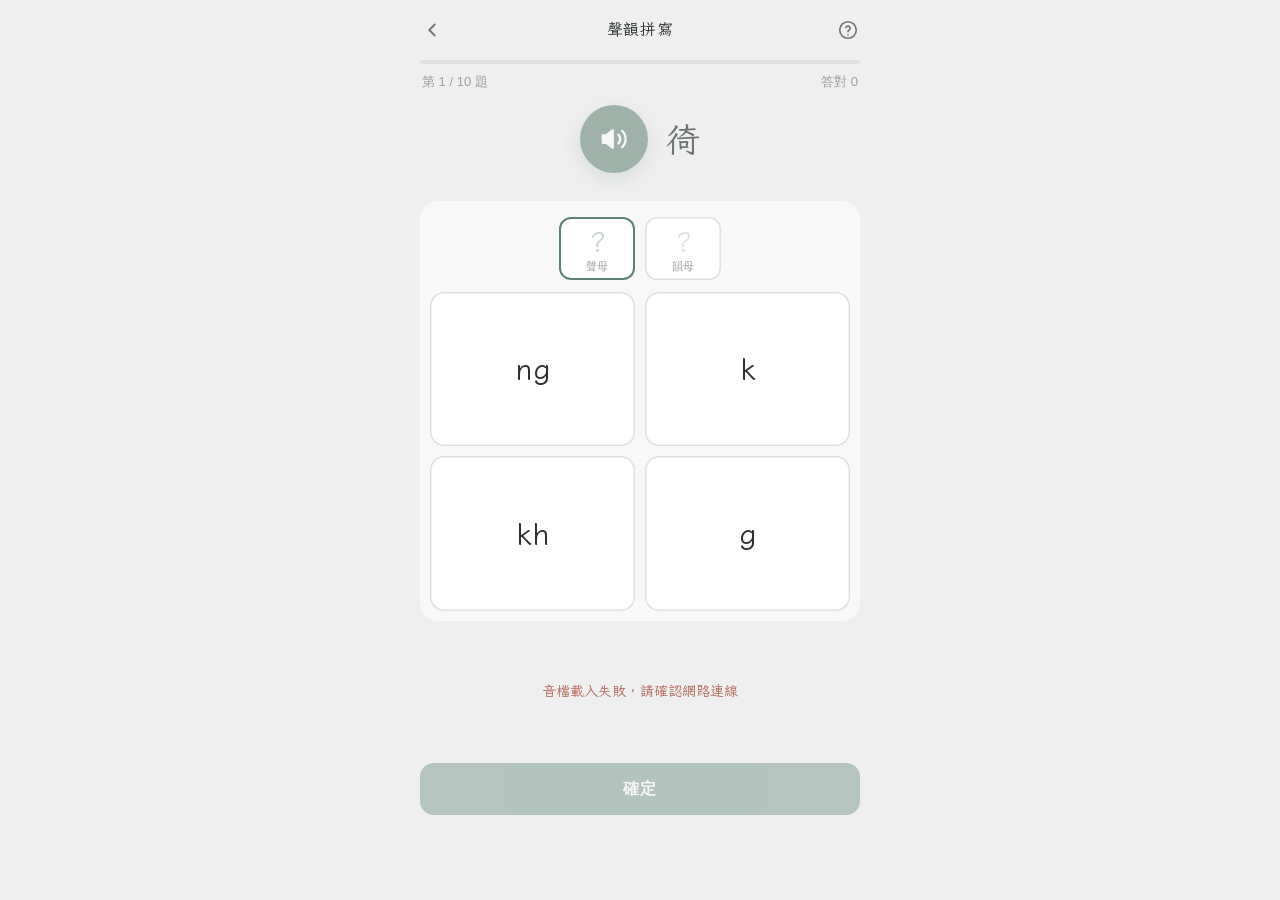
<file: website/spell-iv/index.html>
<!doctype html>
<html lang="zh-Hant">
<head>
  <meta charset="utf-8">
  <meta name="viewport" content="width=device-width, initial-scale=1, viewport-fit=cover">
  <meta name="theme-color" content="#efefef">
  <title>聲韻拼寫｜練台羅</title>
  <link rel="icon" href="data:image/svg+xml,%3Csvg xmlns='http://www.w3.org/2000/svg' viewBox='0 0 64 64'%3E%3Crect width='64' height='64' rx='14' fill='%235c8273'/%3E%3Ctext x='32' y='46' font-size='40' text-anchor='middle' fill='white' font-family='sans-serif'%3E%C3%A1%3C/text%3E%3C/svg%3E">
  <link rel="preconnect" href="https://fonts.googleapis.com">
  <link rel="preconnect" href="https://fonts.gstatic.com" crossorigin>
  <link href="https://fonts.googleapis.com/css2?family=Iansui&display=swap" rel="stylesheet">
  <link rel="stylesheet" href="../css/style.css">
  <script>
    if ('serviceWorker' in navigator) {
      var css = document.querySelector('link[rel="stylesheet"][href*="style.css"]');
      var root = css ? css.getAttribute('href').replace(/css\/style\.css(?:\?.*)?$/, '') : './';
      navigator.serviceWorker.register(root + 'sw.js');
    }
  </script>

</head>
<body class="page-fit">
  <script src="../data/tone-syllables.js"></script>
  <script src="../js/i18n.js"></script>
  <script src="../js/common.js"></script>
  <script src="../js/tones.js"></script>
  <script src="../js/quiz-shell.js"></script>
  <script src="../js/mode-spelling.js"></script>
  <script>
    (function () {
      const data = window.TONE_SYLLABLES.filter((d) => LianTailo.TONE_BY_NUMBER[d.p[0][2]]);
      const finals = Array.from(new Set(data.map((d) => d.p[0][1])));
      QuizShell.create(
        {
          unit: 'spell-2',
          title: LianTailo.t('page.spell.iv'),
          data,
          groupBy: (d) => d.p[0][2],
          poolPerGroup: LianTailo.POOL_PER_GROUP.tone,
        },
        SpellingMode.create({ kind: 'iv', finals })
      );
    })();
  </script>
</body>
</html>
</file>
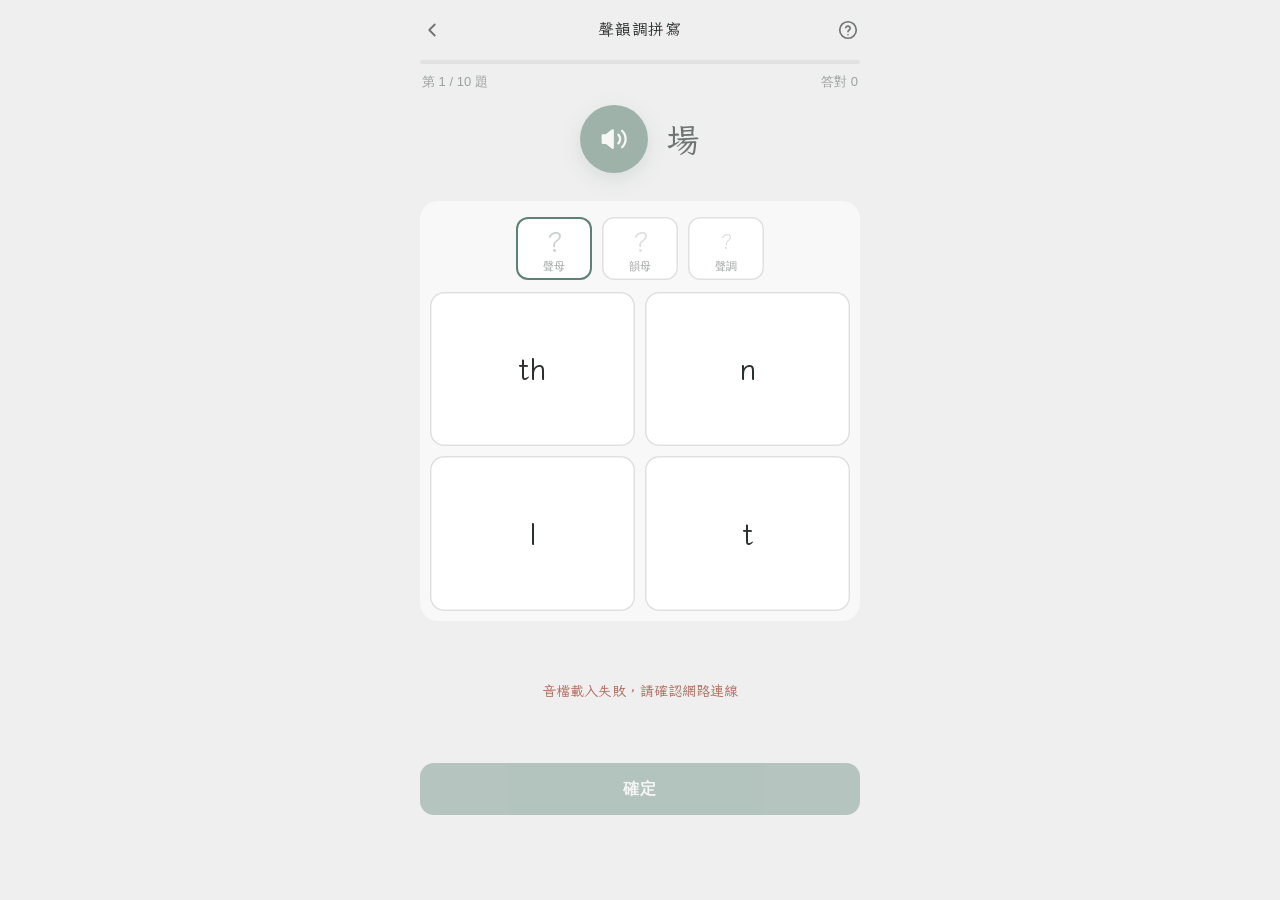
<file: website/spell-ivt/index.html>
<!doctype html>
<html lang="zh-Hant">
<head>
  <meta charset="utf-8">
  <meta name="viewport" content="width=device-width, initial-scale=1, viewport-fit=cover">
  <meta name="theme-color" content="#efefef">
  <title>聲韻調拼寫｜練台羅</title>
  <link rel="icon" href="data:image/svg+xml,%3Csvg xmlns='http://www.w3.org/2000/svg' viewBox='0 0 64 64'%3E%3Crect width='64' height='64' rx='14' fill='%235c8273'/%3E%3Ctext x='32' y='46' font-size='40' text-anchor='middle' fill='white' font-family='sans-serif'%3E%C3%A1%3C/text%3E%3C/svg%3E">
  <link rel="preconnect" href="https://fonts.googleapis.com">
  <link rel="preconnect" href="https://fonts.gstatic.com" crossorigin>
  <link href="https://fonts.googleapis.com/css2?family=Iansui&display=swap" rel="stylesheet">
  <link rel="stylesheet" href="../css/style.css">
  <script>
    if ('serviceWorker' in navigator) {
      var css = document.querySelector('link[rel="stylesheet"][href*="style.css"]');
      var root = css ? css.getAttribute('href').replace(/css\/style\.css(?:\?.*)?$/, '') : './';
      navigator.serviceWorker.register(root + 'sw.js');
    }
  </script>

</head>
<body class="page-fit">
  <script src="../data/tone-syllables.js"></script>
  <script src="../js/i18n.js"></script>
  <script src="../js/common.js"></script>
  <script src="../js/tones.js"></script>
  <script src="../js/quiz-shell.js"></script>
  <script src="../js/mode-spelling.js"></script>
  <script>
    (function () {
      const data = window.TONE_SYLLABLES.filter((d) => LianTailo.TONE_BY_NUMBER[d.p[0][2]]);
      const finals = Array.from(new Set(data.map((d) => d.p[0][1])));
      QuizShell.create(
        {
          unit: 'spell-3',
          title: LianTailo.t('page.spell.ivt'),
          data,
          groupBy: (d) => d.p[0][2],
          poolPerGroup: LianTailo.POOL_PER_GROUP.tone,
        },
        SpellingMode.create({ kind: 'ivt', finals })
      );
    })();
  </script>
</body>
</html>
</file>
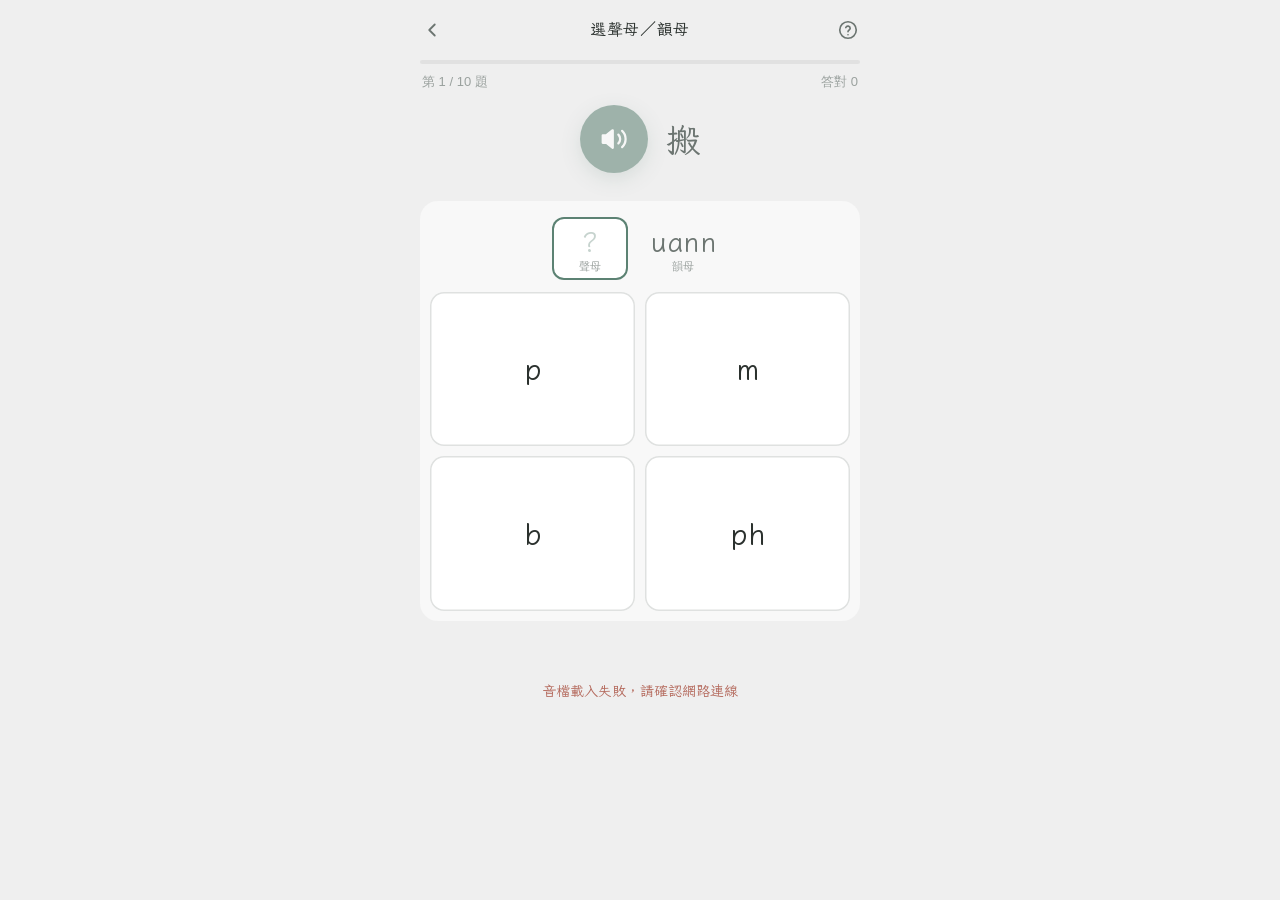
<file: website/spell-part/index.html>
<!doctype html>
<html lang="zh-Hant">
<head>
  <meta charset="utf-8">
  <meta name="viewport" content="width=device-width, initial-scale=1, viewport-fit=cover">
  <meta name="theme-color" content="#efefef">
  <title>選聲母／韻母｜練台羅</title>
  <link rel="icon" href="data:image/svg+xml,%3Csvg xmlns='http://www.w3.org/2000/svg' viewBox='0 0 64 64'%3E%3Crect width='64' height='64' rx='14' fill='%235c8273'/%3E%3Ctext x='32' y='46' font-size='40' text-anchor='middle' fill='white' font-family='sans-serif'%3E%C3%A1%3C/text%3E%3C/svg%3E">
  <link rel="preconnect" href="https://fonts.googleapis.com">
  <link rel="preconnect" href="https://fonts.gstatic.com" crossorigin>
  <link href="https://fonts.googleapis.com/css2?family=Iansui&display=swap" rel="stylesheet">
  <link rel="stylesheet" href="../css/style.css">
  <script>
    if ('serviceWorker' in navigator) {
      var css = document.querySelector('link[rel="stylesheet"][href*="style.css"]');
      var root = css ? css.getAttribute('href').replace(/css\/style\.css(?:\?.*)?$/, '') : './';
      navigator.serviceWorker.register(root + 'sw.js');
    }
  </script>

</head>
<body class="page-fit">
  <script src="../data/tone-syllables.js"></script>
  <script src="../js/i18n.js"></script>
  <script src="../js/common.js"></script>
  <script src="../js/tones.js"></script>
  <script src="../js/quiz-shell.js"></script>
  <script src="../js/mode-spelling.js"></script>
  <script>
    (function () {
      const data = window.TONE_SYLLABLES.filter((d) => LianTailo.TONE_BY_NUMBER[d.p[0][2]]);
      const finals = Array.from(new Set(data.map((d) => d.p[0][1])));
      QuizShell.create(
        {
          unit: 'spell-1',
          title: LianTailo.t('page.spell.part'),
          data,
          groupBy: (d) => d.p[0][2],
          poolPerGroup: LianTailo.POOL_PER_GROUP.tone,
        },
        SpellingMode.create({ kind: 'part', finals })
      );
    })();
  </script>
</body>
</html>
</file>
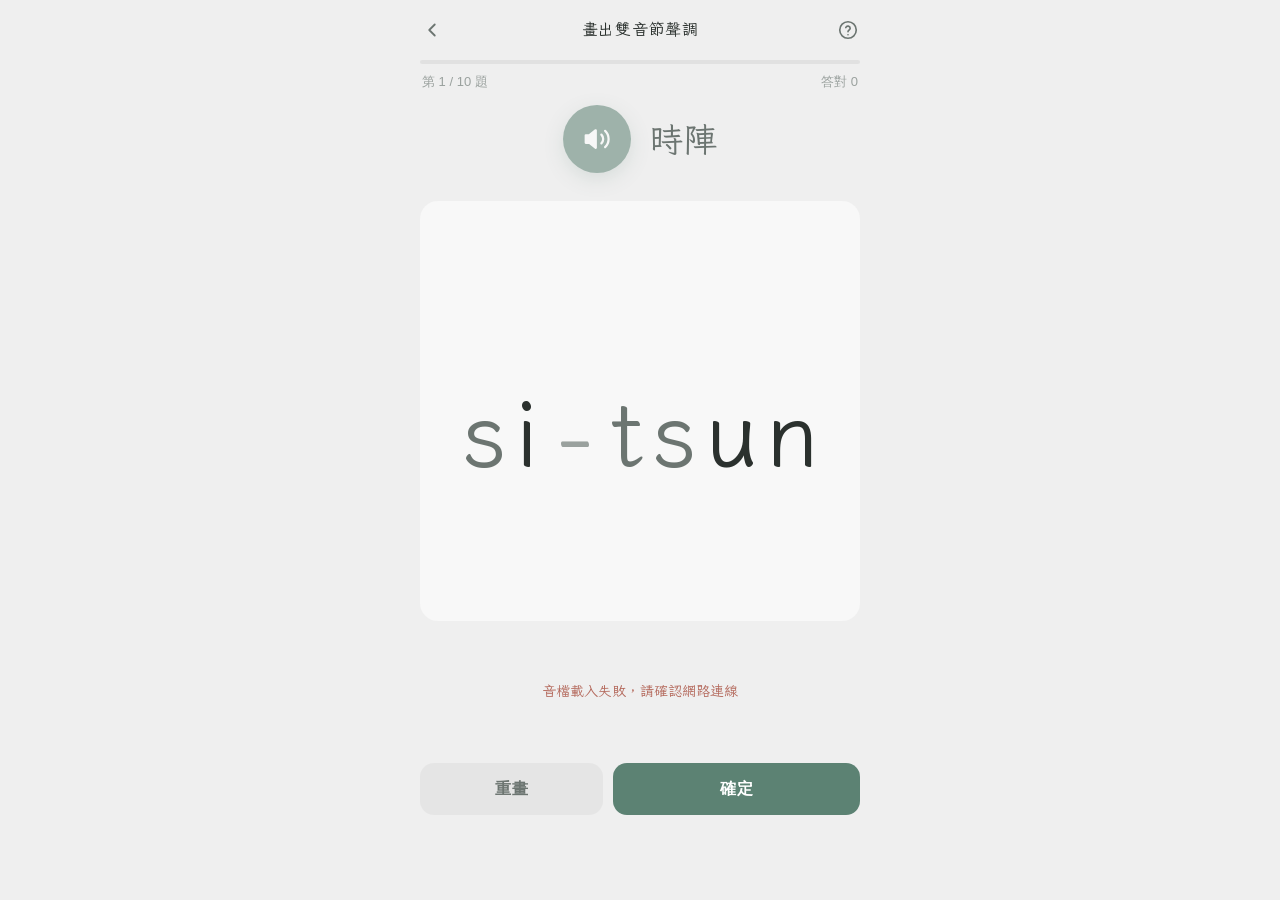
<file: website/tone-draw-2/index.html>
<!doctype html>
<html lang="zh-Hant">
<head>
  <meta charset="utf-8">
  <meta name="viewport" content="width=device-width, initial-scale=1, viewport-fit=cover">
  <meta name="theme-color" content="#efefef">
  <title>畫出雙音節聲調｜練台羅</title>
  <link rel="icon" href="data:image/svg+xml,%3Csvg xmlns='http://www.w3.org/2000/svg' viewBox='0 0 64 64'%3E%3Crect width='64' height='64' rx='14' fill='%235c8273'/%3E%3Ctext x='32' y='46' font-size='40' text-anchor='middle' fill='white' font-family='sans-serif'%3E%C3%A1%3C/text%3E%3C/svg%3E">
  <link rel="preconnect" href="https://fonts.googleapis.com">
  <link rel="preconnect" href="https://fonts.gstatic.com" crossorigin>
  <link href="https://fonts.googleapis.com/css2?family=Iansui&display=swap" rel="stylesheet">
  <link rel="stylesheet" href="../css/style.css">
  <script>
    if ('serviceWorker' in navigator) {
      var css = document.querySelector('link[rel="stylesheet"][href*="style.css"]');
      var root = css ? css.getAttribute('href').replace(/css\/style\.css(?:\?.*)?$/, '') : './';
      navigator.serviceWorker.register(root + 'sw.js');
    }
  </script>

</head>
<body class="page-fit">
  <script src="../data/sandhi-words.js"></script>
  <script src="../js/i18n.js"></script>
  <script src="../js/common.js"></script>
  <script src="../js/tones.js"></script>
  <script src="../js/quiz-shell.js"></script>
  <script src="../js/mode-tone-mark.js"></script>
  <script>
    QuizShell.create(
      {
        unit: 'tone-2',
        title: LianTailo.t('page.tone.2'),
        data: window.SANDHI_WORDS.filter((d) => !d.x),
        groupBy: (d) => d.rule,
        poolPerGroup: LianTailo.POOL_PER_GROUP.sandhiRule,
      },
      ToneMarkMode.create()
    );
  </script>
</body>
</html>
</file>
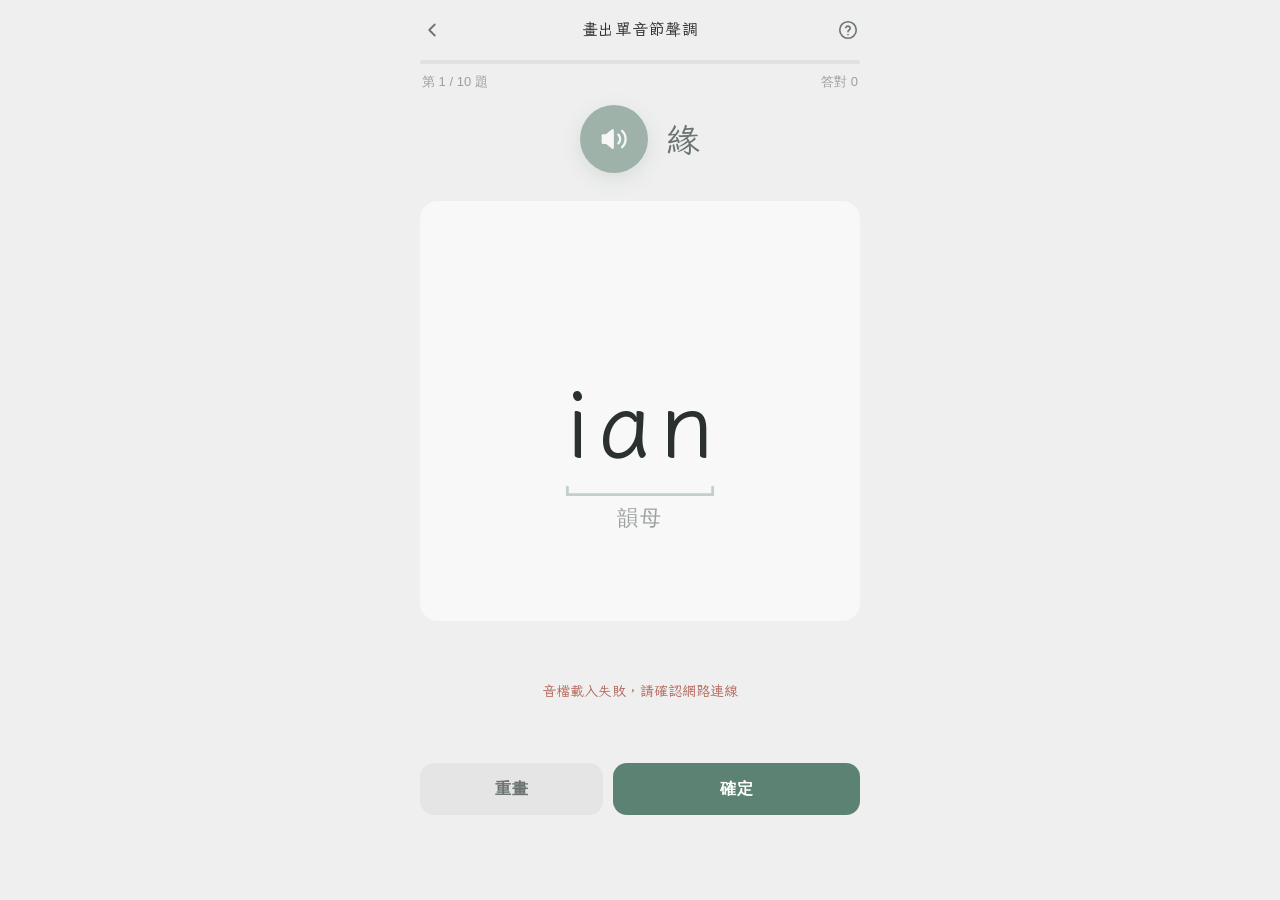
<file: website/tone-draw/index.html>
<!doctype html>
<html lang="zh-Hant">
<head>
  <meta charset="utf-8">
  <meta name="viewport" content="width=device-width, initial-scale=1, viewport-fit=cover">
  <meta name="theme-color" content="#efefef">
  <title>畫出單音節聲調｜練台羅</title>
  <link rel="icon" href="data:image/svg+xml,%3Csvg xmlns='http://www.w3.org/2000/svg' viewBox='0 0 64 64'%3E%3Crect width='64' height='64' rx='14' fill='%235c8273'/%3E%3Ctext x='32' y='46' font-size='40' text-anchor='middle' fill='white' font-family='sans-serif'%3E%C3%A1%3C/text%3E%3C/svg%3E">
  <link rel="preconnect" href="https://fonts.googleapis.com">
  <link rel="preconnect" href="https://fonts.gstatic.com" crossorigin>
  <link href="https://fonts.googleapis.com/css2?family=Iansui&display=swap" rel="stylesheet">
  <link rel="stylesheet" href="../css/style.css">
  <script>
    if ('serviceWorker' in navigator) {
      var css = document.querySelector('link[rel="stylesheet"][href*="style.css"]');
      var root = css ? css.getAttribute('href').replace(/css\/style\.css(?:\?.*)?$/, '') : './';
      navigator.serviceWorker.register(root + 'sw.js');
    }
  </script>

</head>
<body class="page-fit">
  <script src="../data/tone-syllables.js"></script>
  <script src="../js/i18n.js"></script>
  <script src="../js/common.js"></script>
  <script src="../js/tones.js"></script>
  <script src="../js/quiz-shell.js"></script>
  <script src="../js/mode-tone-mark.js"></script>
  <script>
    QuizShell.create(
      {
        unit: 'tone-1',
        title: LianTailo.t('page.tone.1'),
        data: window.TONE_SYLLABLES,
        groupBy: (d) => d.p[0][2],
        poolPerGroup: LianTailo.POOL_PER_GROUP.tone,
      },
      ToneMarkMode.create()
    );
  </script>
</body>
</html>
</file>
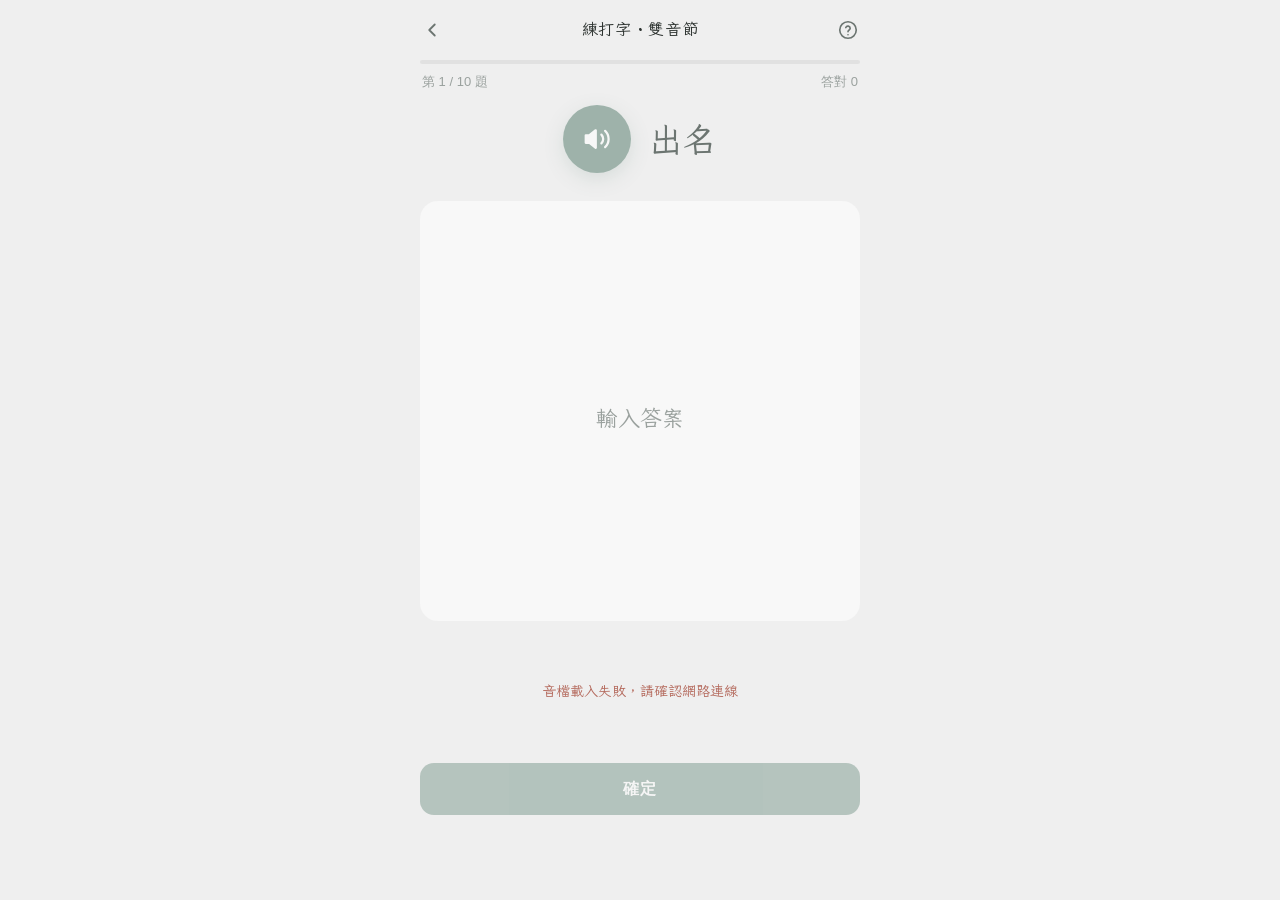
<file: website/type-2/index.html>
<!doctype html>
<html lang="zh-Hant">
<head>
  <meta charset="utf-8">
  <meta name="viewport" content="width=device-width, initial-scale=1, viewport-fit=cover">
  <meta name="theme-color" content="#efefef">
  <title>雙音節打字｜練台羅</title>
  <link rel="icon" href="data:image/svg+xml,%3Csvg xmlns='http://www.w3.org/2000/svg' viewBox='0 0 64 64'%3E%3Crect width='64' height='64' rx='14' fill='%235c8273'/%3E%3Ctext x='32' y='46' font-size='40' text-anchor='middle' fill='white' font-family='sans-serif'%3E%C3%A1%3C/text%3E%3C/svg%3E">
  <link rel="preconnect" href="https://fonts.googleapis.com">
  <link rel="preconnect" href="https://fonts.gstatic.com" crossorigin>
  <link href="https://fonts.googleapis.com/css2?family=Iansui&display=swap" rel="stylesheet">
  <link rel="stylesheet" href="../css/style.css">
  <script>
    if ('serviceWorker' in navigator) {
      var css = document.querySelector('link[rel="stylesheet"][href*="style.css"]');
      var root = css ? css.getAttribute('href').replace(/css\/style\.css(?:\?.*)?$/, '') : './';
      navigator.serviceWorker.register(root + 'sw.js');
    }
  </script>

</head>
<body class="page-fit">
  <script src="../data/sandhi-words.js"></script>
  <script src="../js/i18n.js"></script>
  <script src="../js/common.js"></script>
  <script src="../js/tones.js"></script>
  <script src="../js/quiz-shell.js"></script>
  <script src="../js/mode-typing.js"></script>
  <script>
    QuizShell.create(
      {
        unit: 'type-2',
        title: LianTailo.t('page.type.2'),
        data: window.SANDHI_WORDS.filter((d) => !d.x),
        groupBy: (d) => d.rule,
        poolPerGroup: LianTailo.POOL_PER_GROUP.sandhiRule,
      },
      TypingMode.create()
    );
  </script>
</body>
</html>
</file>
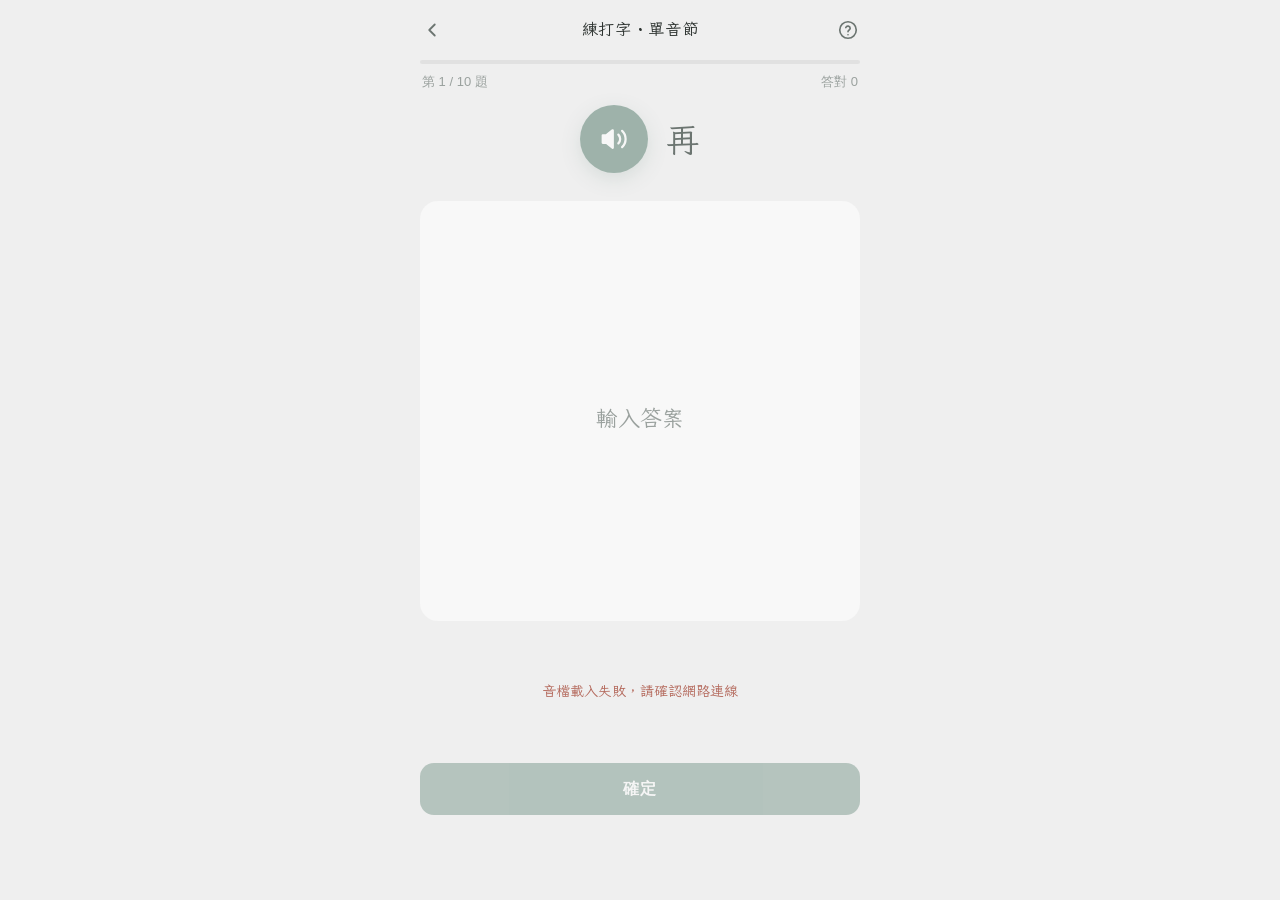
<file: website/type/index.html>
<!doctype html>
<html lang="zh-Hant">
<head>
  <meta charset="utf-8">
  <meta name="viewport" content="width=device-width, initial-scale=1, viewport-fit=cover">
  <meta name="theme-color" content="#efefef">
  <title>單音節打字｜練台羅</title>
  <link rel="icon" href="data:image/svg+xml,%3Csvg xmlns='http://www.w3.org/2000/svg' viewBox='0 0 64 64'%3E%3Crect width='64' height='64' rx='14' fill='%235c8273'/%3E%3Ctext x='32' y='46' font-size='40' text-anchor='middle' fill='white' font-family='sans-serif'%3E%C3%A1%3C/text%3E%3C/svg%3E">
  <link rel="preconnect" href="https://fonts.googleapis.com">
  <link rel="preconnect" href="https://fonts.gstatic.com" crossorigin>
  <link href="https://fonts.googleapis.com/css2?family=Iansui&display=swap" rel="stylesheet">
  <link rel="stylesheet" href="../css/style.css">
  <script>
    if ('serviceWorker' in navigator) {
      var css = document.querySelector('link[rel="stylesheet"][href*="style.css"]');
      var root = css ? css.getAttribute('href').replace(/css\/style\.css(?:\?.*)?$/, '') : './';
      navigator.serviceWorker.register(root + 'sw.js');
    }
  </script>

</head>
<body class="page-fit">
  <script src="../data/tone-syllables.js"></script>
  <script src="../js/i18n.js"></script>
  <script src="../js/common.js"></script>
  <script src="../js/tones.js"></script>
  <script src="../js/quiz-shell.js"></script>
  <script src="../js/mode-typing.js"></script>
  <script>
    QuizShell.create(
      {
        unit: 'type-1',
        title: LianTailo.t('page.type.1'),
        data: window.TONE_SYLLABLES,
        groupBy: (d) => d.p[0][2],
        poolPerGroup: LianTailo.POOL_PER_GROUP.tone,
      },
      TypingMode.create()
    );
  </script>
</body>
</html>
</file>
<file: website/css/style.css>
:root {
  --bg: #efefef;
  --primary: #5c8273;
  --primary-dark: #4b6c5f;
  --primary-soft: rgba(92, 130, 115, 0.12);
  --primary-line: rgba(92, 130, 115, 0.35);
  --ink: #2b312e;
  --ink-soft: #6c7571;
  --muted: #9aa19e;
  --card: #f8f8f8;
  --line: #dfe1e0;
  --wrong: #b4695c;
  --wrong-soft: rgba(180, 105, 92, 0.1);
  --radius: 18px;
  --font: -apple-system, BlinkMacSystemFont, "PingFang TC", "Noto Sans TC", "Segoe UI", Roboto, "Microsoft JhengHei", sans-serif;
  --font-roman: -apple-system, BlinkMacSystemFont, "Segoe UI", Roboto, "Noto Sans", "Helvetica Neue", Arial, sans-serif;
  --font-iansui: "Iansui", var(--font);
}

* { box-sizing: border-box; }

html { -webkit-text-size-adjust: 100%; }

body {
  margin: 0;
  background: var(--bg);
  color: var(--ink);
  font-family: var(--font);
  font-size: 16px;
  line-height: 1.6;
  -webkit-tap-highlight-color: transparent;
}

[hidden] { display: none !important; }

button { font: inherit; color: inherit; }

a { color: inherit; text-decoration: none; }

.app {
  max-width: 480px;
  margin: 0 auto;
  min-height: 100vh;
  min-height: 100dvh;
  padding: 0 20px calc(20px + env(safe-area-inset-bottom));
  display: flex;
  flex-direction: column;
}

/* ---------- 首頁 ---------- */

.home-header {
  display: flex;
  align-items: flex-start;
  justify-content: space-between;
  gap: 12px;
  padding: calc(32px + env(safe-area-inset-top)) 0 18px;
}

.home-title {
  margin: 0;
  font-family: var(--font-iansui);
  font-size: 34px;
  font-weight: 400;
  font-synthesis: none;
  letter-spacing: 0.08em;
  white-space: nowrap;
}

@media (max-width: 520px) {
  .home-header > div:first-child { flex: 1; min-width: 0; }

  .home-title {
    /* 扣掉頁面內距與右側兩個圖示後，讓標題在約 320–430px 的手機寬度維持單行 */
    font-size: clamp(20px, calc((100vw - 148px) / 8.7), 34px);
    letter-spacing: 0.03em;
  }
}

.home-subtitle {
  margin: 2px 0 0;
  color: var(--primary);
  font-family: var(--font-roman);
  font-size: 15px;
  letter-spacing: 0.04em;
}

.home-tools {
  display: flex;
  align-items: flex-start;
  flex: none;
  margin-right: -8px;
}

.home-tool { position: relative; }

.home-main {
  display: flex;
  flex-direction: column;
  gap: 12px;
}

.practice-card {
  padding: 4px 8px 10px;
  transition: transform 0.15s ease;
}

.practice-card:has(.practice-link:active) { transform: scale(0.985); }

.practice-link {
  display: flex;
  align-items: center;
  gap: 14px;
  padding: 12px 6px 8px 8px;
  border-radius: 14px;
}

.practice-link:active { background: #f3f3f3; }

.segmented.practice-levels { width: 100%; }

.segmented.practice-levels button {
  flex: 1;
  min-width: 0;
  padding: 6px 2px;
  font-size: 12px;
  line-height: 1.25;
  white-space: nowrap;
}

.unit-icon {
  flex: none;
  width: 52px;
  height: 52px;
  display: grid;
  place-items: center;
  border-radius: 14px;
  background: var(--primary-soft);
  color: var(--primary);
  font-family: var(--font-iansui);
  font-size: 28px;
  font-weight: 400;
  font-synthesis: none;
}

.unit-icon.is-small { font-size: 19px; letter-spacing: -0.02em; }

.unit-icon.is-pitch {
  background: rgba(90, 115, 140, 0.14);
  color: #5a738c;
}

.unit-icon.is-type {
  background: rgba(196, 154, 46, 0.16);
  color: #b58a1e;
}

.unit-icon.is-spell {
  background: rgba(154, 112, 64, 0.14);
  color: #8f6a42;
}

.unit-body { flex: 1; min-width: 0; }

.unit-title-row {
  display: flex;
  align-items: flex-start;
  gap: 8px;
}

.count-badge {
  flex: none;
  min-width: 26px;
  height: 26px;
  padding: 0 8px;
  display: grid;
  place-items: center;
  border-radius: 13px;
  background: var(--wrong-soft);
  color: var(--wrong);
  font-size: 13px;
  font-weight: 600;
  font-variant-numeric: tabular-nums;
}

.count-badge.home-badge {
  position: absolute;
  top: 2px;
  right: 0;
  min-width: 18px;
  height: 18px;
  padding: 0 5px;
  font-size: 11px;
  pointer-events: none;
}

.unit-name {
  flex: 1;
  min-width: 0;
  margin: 0;
  font-family: var(--font-iansui);
  font-size: 17px;
  font-weight: 400;
  font-synthesis: none;
  line-height: 22px;
}

.unit-desc { margin: 2px 0 0; color: var(--ink-soft); font-size: 14px; line-height: 1.5; }

.unit-chevron { flex: none; margin-top: 1px; color: var(--muted); }

/* ---------- 頂部列 ---------- */

.topbar {
  position: sticky;
  top: 0;
  z-index: 5;
  display: flex;
  align-items: center;
  gap: 8px;
  margin: 0 -20px;
  padding: calc(10px + env(safe-area-inset-top)) 12px 10px;
  background: var(--bg);
}

.topbar-title {
  flex: 1;
  margin: 0;
  font-family: var(--font-iansui);
  font-size: 16px;
  font-weight: 400;
  font-synthesis: none;
  text-align: center;
  letter-spacing: 0.04em;
}

.icon-btn {
  width: 40px;
  height: 40px;
  display: grid;
  place-items: center;
  padding: 0;
  border: 0;
  border-radius: 50%;
  background: transparent;
  color: var(--ink-soft);
  cursor: pointer;
}

.icon-btn:active { background: rgba(0, 0, 0, 0.05); }

/* ---------- 按鈕 ---------- */

.btn {
  display: inline-flex;
  align-items: center;
  justify-content: center;
  min-height: 52px;
  padding: 0 18px;
  border: 0;
  border-radius: 14px;
  font-size: 16px;
  font-weight: 600;
  letter-spacing: 0.04em;
  cursor: pointer;
  transition: transform 0.12s ease, background 0.15s ease, opacity 0.15s ease;
}

.btn:active:not(:disabled) { transform: scale(0.97); }

.btn:disabled { opacity: 0.4; cursor: default; }

.btn-primary { background: var(--primary); color: #fff; }

.btn-primary:active:not(:disabled) { background: var(--primary-dark); }

.btn-outline {
  background: transparent;
  color: var(--primary);
  box-shadow: inset 0 0 0 1.5px var(--primary);
}

.btn-ghost { background: rgba(0, 0, 0, 0.045); color: var(--ink-soft); }

.btn-block { width: 100%; }

.card {
  background: var(--card);
  border-radius: var(--radius);
}

/* ---------- 單畫面版面（不需捲動） ---------- */

.page-fit { overscroll-behavior: none; }

.page-fit .app {
  height: 100vh;
  height: 100dvh;
  min-height: 0;
  overflow-y: auto;
}

.page-fit .topbar { position: static; flex: none; }

/* ---------- 練習 ---------- */

.view { display: flex; flex-direction: column; flex: 1; min-height: 0; }

.progress {
  height: 4px;
  border-radius: 2px;
  background: rgba(0, 0, 0, 0.06);
  overflow: hidden;
}

.progress-bar {
  height: 100%;
  width: 0;
  background: var(--primary);
  border-radius: 2px;
  transition: width 0.3s ease;
}

.quiz-meta {
  display: flex;
  justify-content: space-between;
  margin: 8px 2px 0;
  color: var(--muted);
  font-size: 13px;
  font-variant-numeric: tabular-nums;
}

.play-wrap {
  flex: none;
  display: flex;
  align-items: center;
  justify-content: center;
  gap: 18px;
  margin: 12px 0 28px;
}

.play-hanji { font-family: var(--font-iansui); font-size: 34px; font-weight: 400; font-synthesis: none; color: var(--ink-soft); }

.play-btn {
  width: 68px;
  height: 68px;
  display: grid;
  place-items: center;
  border: 0;
  border-radius: 50%;
  background: var(--primary);
  color: #fff;
  cursor: pointer;
  box-shadow: 0 6px 18px rgba(92, 130, 115, 0.28);
  transition: transform 0.12s ease;
}

.play-btn:active { transform: scale(0.94); }

.play-btn.is-playing { background: var(--primary-dark); }

.play-btn.is-waiting { opacity: 0.55; }

.stage {
  position: relative;
  flex: 1 1 0;
  min-height: 150px;
  max-height: 420px;
  display: flex;
  padding: 6px 4px;
  box-shadow: inset 0 0 0 1.5px transparent;
  transition: box-shadow 0.2s ease, background 0.2s ease;
}

.stage.is-correct { box-shadow: inset 0 0 0 1.5px var(--primary); background: #f5f8f6; }

.stage.is-wrong { box-shadow: inset 0 0 0 1.5px var(--wrong); background: #faf6f5; }

.stage svg {
  display: block;
  flex: 1;
  width: 100%;
  height: 100%;
  min-height: 0;
  touch-action: none;
  user-select: none;
  -webkit-user-select: none;
  -webkit-touch-callout: none;
  cursor: crosshair;
}

.stage-letter { font-family: var(--font-iansui); font-size: 100px; font-weight: 400; font-synthesis: none; }

.stage-letter.is-initial { fill: var(--ink-soft); }

.stage-letter.is-final { fill: var(--ink); }

.stage-bracket { stroke: var(--primary-line); stroke-width: 3; stroke-linecap: round; fill: none; }

.stage-label { fill: var(--muted); font-family: var(--font); font-size: 22px; letter-spacing: 2px; }

.ink { fill: none; stroke: var(--primary); stroke-width: 7; stroke-linecap: round; stroke-linejoin: round; opacity: 0.75; }

.ink.is-unknown { stroke: var(--wrong); opacity: 0.6; }

.stage-hyphen { fill: var(--muted); }

.mark { fill: none; stroke-width: 7.5; stroke-linecap: round; stroke-linejoin: round; }

.mark.is-guess { stroke: var(--primary); }

.mark.is-correct { stroke: var(--primary); }

.mark.is-wrong { stroke: var(--wrong); opacity: 0.75; }

/* 作答前顯示提示、作答後顯示答案，高度固定讓按鈕不會移位 */
.feedback {
  flex: none;
  height: 120px;
  margin-top: 10px;
  display: flex;
  align-items: center;
  justify-content: center;
}

.status {
  margin: 0 4px;
  color: var(--ink-soft);
  font-family: var(--font-iansui);
  font-size: 14px;
  font-weight: 400;
  font-synthesis: none;
  text-align: center;
  white-space: pre-line;
}

.status.is-warn { color: var(--wrong); }

.answer {
  width: 100%;
  height: 100%;
  display: flex;
  flex-direction: column;
  justify-content: center;
  padding: 8px 16px;
  text-align: center;
}

.answer p { margin: 0; }

.answer-verdict { font-size: 14px; font-weight: 600; letter-spacing: 0.06em; }

.answer-verdict.is-correct { color: var(--primary); }

.answer-verdict.is-wrong { color: var(--wrong); }

.answer-word {
  font-family: var(--font-iansui);
  font-size: 28px;
  font-weight: 400;
  font-synthesis: none;
  line-height: 1.3;
}

.answer-word .hanji { margin-left: 10px; font-size: 22px; color: var(--ink-soft); }

.answer-meta { color: var(--ink-soft); font-family: var(--font-iansui); font-size: 13px; font-weight: 400; font-synthesis: none; line-height: 1.45; white-space: pre-line; }

/* 先看題目再作答的單元：音節與漢字在上方，作答後才能播放 */
.prompt {
  flex: none;
  display: flex;
  align-items: center;
  justify-content: center;
  gap: 18px;
  margin: 12px 0;
}

.prompt-word {
  margin: 0;
  font-family: var(--font-iansui);
  font-size: 38px;
  font-weight: 400;
  font-synthesis: none;
  line-height: 1.2;
}

.prompt-word .hanji { margin-left: 12px; font-size: 32px; color: var(--ink-soft); }

.prompt-word.is-long { font-size: 28px; }

.prompt-word.is-long .hanji { margin-left: 8px; font-size: 24px; }

.play-btn.is-small { width: 48px; height: 48px; box-shadow: 0 4px 12px rgba(92, 130, 115, 0.24); }

.play-btn.is-small svg { width: 22px; height: 22px; }

.play-btn:disabled { opacity: 0.25; box-shadow: none; cursor: default; }

.actions {
  flex: none;
  display: flex;
  gap: 10px;
  padding-top: 12px;
}

.actions .btn { flex: 1; }

.actions .btn-ghost { flex: 0.7; }

/* ---------- 結果 ---------- */

.result-hero { flex: none; margin: 24px 0 18px; text-align: center; }

.result-score {
  font-family: var(--font-roman);
  font-size: 64px;
  font-weight: 300;
  line-height: 1.1;
  color: var(--primary);
}

.result-score small { font-size: 28px; color: var(--muted); }

.result-text { margin-top: 6px; color: var(--ink-soft); }

.review-wrap { flex: 1 1 auto; min-height: 0; display: flex; flex-direction: column; }

.review-list { flex: 0 1 auto; min-height: 0; overflow-y: auto; margin: 0; padding: 6px 0; list-style: none; }

.review-item {
  display: flex;
  align-items: center;
  gap: 12px;
  padding: 10px 16px;
}

.review-item + .review-item { border-top: 1px solid var(--line); }

.review-hanji { width: 1.6em; font-family: var(--font-iansui); font-size: 20px; font-weight: 400; font-synthesis: none; text-align: center; }

.review-body { flex: 1; min-width: 0; }

.review-answer { font-family: var(--font-iansui); font-size: 19px; font-weight: 400; font-synthesis: none; }

.review-yours { color: var(--wrong); font-family: var(--font-iansui); font-size: 13px; font-weight: 400; font-synthesis: none; }

.mini-play {
  flex: none;
  width: 36px;
  height: 36px;
  display: grid;
  place-items: center;
  border: 0;
  border-radius: 50%;
  background: var(--primary-soft);
  color: var(--primary);
  cursor: pointer;
}

.review-title { margin: 0 4px 10px; color: var(--muted); font-size: 13px; letter-spacing: 0.06em; }

.result-actions { flex: none; display: flex; flex-direction: column; gap: 10px; margin-top: auto; padding-top: 16px; }

@media (max-height: 620px) {
  .play-wrap { margin: 6px 0 16px; }
  .play-btn { width: 56px; height: 56px; }
  .prompt { margin: 8px 0; }
  .prompt-word { font-size: 32px; }
  .feedback { height: 112px; margin-top: 8px; }
  .answer-word { font-size: 24px; }
  .result-hero { margin: 12px 0 10px; }
  .result-score { font-size: 48px; }
}

/* ---------- 選擇題 ---------- */

.stage.is-choices { padding: 10px; }

.choice-grid {
  flex: 1;
  min-height: 0;
  display: grid;
  grid-template-columns: 1fr 1fr;
  grid-template-rows: 1fr 1fr;
  gap: 10px;
}

.choice {
  position: relative;
  min-width: 0;
  min-height: 0;
  display: flex;
  align-items: center;
  justify-content: center;
  padding: 8px;
  border: 0;
  border-radius: 14px;
  background: #fff;
  box-shadow: inset 0 0 0 1.5px var(--line);
  cursor: pointer;
  transition: transform 0.12s ease, box-shadow 0.15s ease, opacity 0.2s ease;
}

.choice:active:not(:disabled) { transform: scale(0.97); }

.choice:disabled { cursor: default; opacity: 0.45; }

.choice.is-picked { background: #f2f7f4; box-shadow: inset 0 0 0 2.5px var(--primary); }

.choice.is-correct { opacity: 1; background: #f2f7f4; box-shadow: inset 0 0 0 2.5px var(--primary); }

.choice.is-wrong { opacity: 1; background: #fbf4f2; box-shadow: inset 0 0 0 2.5px var(--wrong); }

.choice.is-wrong .contour { color: var(--wrong); }

.choice .pitch-svg { width: 100%; height: 100%; max-height: 120px; }

.stage.is-choices.is-correct,
.stage.is-choices.is-wrong { box-shadow: none; background: var(--card); }

.btn-placeholder { visibility: hidden; flex: 1; }

/* ---------- 拼寫 ---------- */

.stage.is-spelling { flex-direction: column; gap: 10px; }

.stage.is-type {
  flex-direction: column;
  align-items: stretch;
  justify-content: center;
  padding: 28px 20px;
}

.type-input {
  width: 100%;
  border: 0;
  background: transparent;
  text-align: center;
  font-family: var(--font-iansui);
  font-size: 42px;
  line-height: 1.3;
  color: var(--ink);
  outline: none;
}

.type-input::placeholder {
  color: var(--muted);
  font-size: 22px;
}

.type-input:disabled { opacity: 1; -webkit-text-fill-color: var(--ink); }

.spell-display {
  flex: none;
  display: flex;
  justify-content: center;
  gap: 10px;
  padding: 6px 0 2px;
}

.spell-slot {
  min-width: 76px;
  display: flex;
  flex-direction: column;
  align-items: center;
  padding: 8px 12px 6px;
  border: 0;
  border-radius: 12px;
  background: #fff;
  box-shadow: inset 0 0 0 1.5px var(--line);
  cursor: default;
}

.spell-slot:disabled { opacity: 1; }

.spell-slot.is-editable { cursor: pointer; }

.spell-slot.is-editable:active { transform: scale(0.97); }

.spell-slot.is-editable .spell-label { color: var(--primary); }

.spell-text { font-family: var(--font-iansui); font-size: 28px; font-weight: 400; font-synthesis: none; line-height: 1.2; white-space: nowrap; }

.spell-slot.is-t .spell-text { font-size: 20px; line-height: 1.68; }

.spell-meta {
  display: flex;
  align-items: baseline;
  justify-content: center;
  gap: 4px;
  margin-top: 2px;
  line-height: 1.25;
  white-space: nowrap;
}

.spell-label { color: var(--muted); font-size: 11px; }

.spell-fix { color: var(--primary); font-family: var(--font-iansui); font-size: 13px; font-weight: 400; font-synthesis: none; line-height: 1.25; }

.spell-slot.is-pending .spell-text { color: var(--line); }

.spell-slot.is-active { box-shadow: inset 0 0 0 2px var(--primary); }

.spell-slot.is-active .spell-text { color: var(--primary-line); }

.spell-slot.is-given { background: transparent; box-shadow: none; }

.spell-slot.is-given .spell-text { color: var(--ink-soft); }

.spell-slot.is-correct { background: #f2f7f4; box-shadow: inset 0 0 0 2px var(--primary); }

.spell-slot.is-correct .spell-text { color: var(--primary); }

.spell-slot.is-wrong { background: #fbf4f2; box-shadow: inset 0 0 0 2px var(--wrong); }

.spell-slot.is-wrong .spell-text { color: var(--wrong); text-decoration: line-through; text-decoration-thickness: 2px; }

.choice-grid.is-two { grid-template-rows: 1fr; }

.choice.is-text { flex-direction: column; gap: 2px; }

.choice-main { font-family: var(--font-iansui); font-size: 30px; font-weight: 400; font-synthesis: none; color: var(--ink); line-height: 1.2; }

.choice-sub { color: var(--muted); font-family: var(--font-iansui); font-size: 12px; font-weight: 400; font-synthesis: none; }

.choice.is-settled { pointer-events: none; cursor: default; }

.choice.is-settled:not(.has-audio):not(.is-correct):not(.is-wrong) { opacity: 0.45; }

.choice-play {
  position: absolute;
  right: 8px;
  bottom: 8px;
  width: 32px;
  height: 32px;
  display: grid;
  place-items: center;
  border: 0;
  border-radius: 50%;
  background: var(--primary);
  color: #fff;
  cursor: pointer;
  pointer-events: auto;
}

.choice-play:active { transform: scale(0.94); }

.choice-play.is-playing { background: var(--primary-dark); }

.choice.is-correct .choice-main { color: var(--primary); }

.choice.is-wrong .choice-main { color: var(--wrong); }

/* ---------- 音值圖 ---------- */

.pitch-svg .staff-line { stroke-width: 1.2; }

.pitch-svg .contour line { stroke-width: 3.6; }

.pitch-svg .contour-head { stroke-width: 1.5; }

.pitch-svg .contour-stop { stroke-width: 2; fill: #fff; }

.staff-divider { stroke: var(--line); stroke-width: 1; stroke-dasharray: 2 3; }

.staff-caption { fill: var(--ink-soft); font-family: var(--font-iansui); font-size: 13px; font-weight: 400; }

.pitch-svg.is-tiny { width: 96px; height: auto; display: block; }

.pitch-svg.is-tiny .contour line { stroke-width: 4; }

.pitch-compare { display: flex; gap: 10px; margin-top: 4px; }

.pitch-compare-item { display: flex; flex-direction: column; color: var(--primary); }

.pitch-compare-item small { font-size: 11px; line-height: 1.4; }

.pitch-compare-item.is-wrong { color: var(--wrong); }

.pitch-compare-item.is-wrong .contour { color: var(--wrong); }

.sheet-subtitle { margin: 22px 0 10px; font-size: 16px; }

.sandhi-table { padding: 4px 0; }

.sandhi-row {
  display: grid;
  grid-template-columns: 4.8em 1fr 1fr;
  align-items: center;
  gap: 4px;
  padding: 8px 10px;
}

.sandhi-row + .sandhi-row { border-top: 1px solid var(--line); }

.sandhi-word { display: flex; flex-direction: column; min-width: 0; line-height: 1.25; }

.sandhi-word strong { font-family: var(--font-iansui); font-size: 16px; font-weight: 400; font-synthesis: none; }

.sandhi-word .roman { font-family: var(--font-iansui); font-size: 13px; font-weight: 400; font-synthesis: none; }

.sandhi-word small { color: var(--muted); font-size: 11px; }

.sandhi-pitch {
  display: flex;
  flex-direction: column;
  align-items: center;
  min-width: 0;
}

.sandhi-play {
  margin-top: 2px;
  padding: 1px 7px;
  font-family: var(--font-iansui);
  font-weight: 400;
  font-synthesis: none;
  border: 0;
  border-radius: 9px;
  background: var(--primary-soft);
  color: var(--primary);
  font-size: 12px;
  line-height: 1.5;
  cursor: pointer;
}

.sandhi-play:active { background: rgba(92, 130, 115, 0.22); }

.sandhi-missing {
  margin-top: 2px;
  color: var(--muted);
  font-size: 11px;
  line-height: 1.5;
}

.sandhi-pitch small { color: var(--muted); font-size: 11px; line-height: 1.3; text-align: center; }

.sandhi-pitch.is-changed small { color: var(--primary); font-weight: 600; }

.sandhi-pitch b {
  color: var(--ink-soft);
  font-family: var(--font-roman);
  font-size: 12px;
  font-weight: 500;
  font-variant-numeric: tabular-nums;
}

/* ---------- 題庫檢查 ---------- */

.rv-filters { flex: none; display: flex; gap: 6px; margin: 2px 0 10px; }

.rv-filters select {
  flex: 1;
  min-width: 0;
  min-height: 36px;
  padding: 0 8px;
  border: 0;
  border-radius: 10px;
  background: rgba(0, 0, 0, 0.045);
  color: var(--ink);
  font: inherit;
  font-size: 14px;
}

.rv-card {
  flex: 1 1 0;
  min-height: 0;
  margin-top: 12px;
  display: flex;
  flex-direction: column;
  align-items: center;
  justify-content: center;
  gap: 6px;
  padding: 14px 16px;
  text-align: center;
}

.rv-card-top { display: flex; align-items: center; gap: 8px; color: var(--muted); font-size: 13px; }

.rv-badge { padding: 0 8px; border-radius: 9px; font-size: 12px; line-height: 20px; }

.rv-badge.is-ok { background: var(--primary-soft); color: var(--primary); }

.rv-badge.is-edit { background: rgba(196, 149, 79, 0.16); color: #a0773a; }

.rv-badge.is-exclude { background: rgba(0, 0, 0, 0.06); color: var(--ink-soft); }

.rv-word { margin: 0; font-family: var(--font-iansui); font-size: 30px; font-weight: 400; font-synthesis: none; line-height: 1.3; }

.rv-word .hanji { margin-left: 10px; font-size: 26px; color: var(--ink-soft); }

.rv-graph-big { width: 100%; max-width: 340px; min-height: 0; flex: 0 1 auto; }

.rv-graph-big .pitch-svg { width: 100%; height: auto; max-height: 160px; display: block; }

.rv-graph-big .staff-caption { font-size: 11px; }

.rv-rule { margin: 0; color: var(--ink-soft); font-size: 14px; }

.rv-card-bottom { display: flex; flex-direction: column; align-items: center; gap: 4px; margin-top: 4px; }

.rv-link {
  min-height: 36px;
  padding: 0 10px;
  border: 0;
  background: transparent;
  color: var(--muted);
  font-size: 14px;
  cursor: pointer;
}

.rv-link:disabled { opacity: 0.35; cursor: default; }

.rv-link.is-primary { color: var(--primary); font-weight: 600; }

.btn.is-current { box-shadow: inset 0 0 0 2.5px var(--ink-soft); }

.btn-primary.is-current { box-shadow: inset 0 0 0 2.5px var(--primary-dark), 0 0 0 3px var(--primary-soft); }

.rv-nav { flex: none; display: flex; justify-content: space-between; padding-top: 4px; }

.rv-footer {
  flex: none;
  display: flex;
  justify-content: space-between;
  margin-top: 6px;
  padding-top: 6px;
  border-top: 1px solid var(--line);
}

.rv-edit-grid { display: grid; grid-template-columns: repeat(3, 1fr); gap: 8px; }

.rv-edit-option {
  display: flex;
  flex-direction: column;
  align-items: center;
  gap: 2px;
  padding: 8px 4px 6px;
  border: 0;
  border-radius: 12px;
  background: #fff;
  box-shadow: inset 0 0 0 1.5px var(--line);
  color: var(--ink-soft);
  font-size: 12px;
  cursor: pointer;
}

.rv-edit-option .pitch-svg { width: 100%; height: auto; }

.rv-edit-option.is-default { box-shadow: inset 0 0 0 1.5px var(--primary-line); }

.rv-edit-option.is-current { box-shadow: inset 0 0 0 2.5px #c4954f; color: var(--ink); }

.rv-edit-cancel { margin-top: 14px; }

/* ---------- 練習設定 ---------- */

.settings { padding: 4px 0; margin-bottom: 8px; }

.credits {
  margin: 14px 4px 4px;
  color: var(--muted);
  font-size: 12px;
  line-height: 1.6;
  text-align: center;
}

.credits p { margin: 0; }

.credits a { color: inherit; text-decoration: underline; text-underline-offset: 2px; }

.setting-row {
  display: flex;
  align-items: center;
  justify-content: space-between;
  gap: 12px;
  padding: 12px 16px;
  cursor: default;
}

.setting-row + .setting-row { border-top: 1px solid var(--line); }

.setting-row.is-stack { flex-wrap: wrap; }

.setting-row.is-stack .segmented { flex: 1 1 100%; margin-top: 8px; }

.setting-row.is-stack .segmented button { flex: 1; }

label.setting-row,
button.setting-row { cursor: pointer; }

button.setting-row {
  width: 100%;
  border: 0;
  background: transparent;
  text-align: left;
  color: var(--muted);
}

button.setting-row:active { background: rgba(0, 0, 0, 0.03); }

.install-lead { margin-top: 0; }

.install-steps {
  margin: 4px 0 18px;
  padding: 0;
  list-style: none;
}

.install-steps li {
  display: flex;
  align-items: flex-start;
  gap: 10px;
  padding: 12px 2px;
  border-top: 1px solid var(--line);
  color: var(--ink);
  font-size: 15px;
}

.install-step-num {
  flex: none;
  width: 22px;
  height: 22px;
  margin-top: 1px;
  display: grid;
  place-items: center;
  border-radius: 50%;
  background: var(--primary-soft);
  color: var(--primary);
  font-size: 13px;
  font-weight: 600;
}

.setting-name { margin: 0; font-size: 15px; font-weight: 500; }

.setting-desc { margin: 2px 0 0; color: var(--muted); font-size: 12px; }

.segmented {
  flex: none;
  display: flex;
  gap: 2px;
  padding: 3px;
  border-radius: 11px;
  background: rgba(0, 0, 0, 0.05);
}

.segmented button {
  min-width: 40px;
  min-height: 32px;
  padding: 0 8px;
  border: 0;
  border-radius: 8px;
  background: transparent;
  color: var(--ink-soft);
  font-size: 14px;
  font-variant-numeric: tabular-nums;
  cursor: pointer;
}

.segmented button.is-active {
  background: #fff;
  color: var(--primary);
  font-weight: 600;
  box-shadow: 0 1px 3px rgba(0, 0, 0, 0.08);
}

.switch {
  flex: none;
  appearance: none;
  -webkit-appearance: none;
  position: relative;
  width: 48px;
  height: 28px;
  margin: 0;
  border-radius: 14px;
  background: rgba(0, 0, 0, 0.14);
  cursor: pointer;
  transition: background 0.2s ease;
}

.switch::after {
  content: "";
  position: absolute;
  top: 3px;
  left: 3px;
  width: 22px;
  height: 22px;
  border-radius: 50%;
  background: #fff;
  box-shadow: 0 1px 3px rgba(0, 0, 0, 0.2);
  transition: transform 0.2s ease;
}

.switch:checked { background: var(--primary); }

.switch:checked::after { transform: translateX(20px); }

.switch:focus-visible { outline: 2px solid var(--primary-line); outline-offset: 2px; }

/* ---------- 錯題本 ---------- */

.chips {
  display: flex;
  flex-wrap: wrap;
  gap: 8px;
  margin: 4px 0 14px;
}

.chip {
  flex: none;
  min-height: 36px;
  padding: 0 14px;
  border: 0;
  border-radius: 18px;
  background: rgba(0, 0, 0, 0.045);
  color: var(--ink-soft);
  font-size: 14px;
  white-space: nowrap;
  cursor: pointer;
}

.chip.is-active { background: var(--primary); color: #fff; }

.mistake-scope {
  margin: 2px 2px 4px;
  font-family: var(--font-iansui);
  font-size: 17px;
  font-weight: 400;
  font-synthesis: none;
  line-height: 1.4;
}

.chips:not([hidden]) + .chips-levels { margin-top: -6px; }

.chips-levels .chip {
  min-height: 32px;
  padding: 0 12px;
  background: transparent;
  box-shadow: inset 0 0 0 1px var(--line);
  font-size: 13px;
}

.chips-levels .chip.is-active {
  background: var(--primary-soft);
  color: var(--primary);
  box-shadow: none;
  font-weight: 600;
}

.chips-levels.is-root .chip {
  min-height: 36px;
  padding: 0 14px;
  background: rgba(0, 0, 0, 0.045);
  box-shadow: none;
  color: var(--ink-soft);
  font-size: 14px;
  font-weight: 400;
}

.chips-levels.is-root .chip.is-active {
  background: var(--primary);
  color: #fff;
}

.mistake-list { margin-top: 4px; }

.mistake-list .review-item { align-items: flex-start; padding: 12px 12px 12px 16px; }

.mistake-list .review-hanji { flex: none; width: 2.2em; padding-top: 2px; }

.mistake-list .mini-play { margin-top: 4px; }

.mistake-meta {
  display: flex;
  flex-wrap: wrap;
  align-items: center;
  column-gap: 6px;
  row-gap: 2px;
  margin-top: 2px;
  color: var(--muted);
  font-size: 12px;
}

.mistake-stat { white-space: nowrap; }

.tag {
  display: inline-block;
  margin-right: 0;
  padding: 0 7px;
  border-radius: 9px;
  background: var(--primary-soft);
  color: var(--primary);
  font-size: 11px;
  line-height: 18px;
}

.mini-delete {
  flex: none;
  width: 36px;
  height: 36px;
  margin-top: 4px;
  display: grid;
  place-items: center;
  border: 0;
  border-radius: 50%;
  background: transparent;
  color: var(--muted);
  cursor: pointer;
}

.mini-delete:active { background: rgba(0, 0, 0, 0.05); }

.empty-state { margin: 64px 0 0; text-align: center; }

.empty-title { margin: 0; font-size: 17px; font-weight: 600; }

.empty-text { margin: 4px 0 20px; color: var(--ink-soft); font-size: 14px; }

.mistake-footer { margin-top: 20px; }

.mistake-hint { margin: 0 4px 12px; color: var(--muted); font-size: 12px; text-align: center; }

/* ---------- 說明面板 ---------- */

.help-screen {
  position: fixed;
  inset: 0;
  z-index: 20;
  display: flex;
  justify-content: center;
  background: var(--bg);
}

.help-frame {
  width: 100%;
  max-width: 480px;
  min-height: 0;
  display: flex;
  flex-direction: column;
}

.help-frame .topbar { margin: 0; flex: none; }

.help-body {
  flex: 1;
  min-height: 0;
  overflow-y: auto;
  padding: 0 20px calc(24px + env(safe-area-inset-bottom));
}

.sheet {
  position: fixed;
  inset: 0;
  z-index: 20;
  display: flex;
  align-items: flex-end;
  justify-content: center;
  background: rgba(30, 36, 33, 0.28);
  animation: fade-in 0.2s ease;
}

.sheet-panel {
  width: 100%;
  max-width: 480px;
  max-height: 86vh;
  overflow-y: auto;
  padding: 10px 22px calc(24px + env(safe-area-inset-bottom));
  background: var(--bg);
  border-radius: 22px 22px 0 0;
  animation: slide-up 0.25s ease;
}

.sheet-handle { width: 40px; height: 4px; margin: 0 auto 14px; border-radius: 2px; background: rgba(0, 0, 0, 0.12); }

.sheet-title { margin: 0 0 12px; font-size: 18px; }

.help-tabs { width: auto; margin: 0 20px 14px; flex: none; }

.help-tabs button {
  flex: 1;
  min-width: 0;
  padding: 6px 4px;
  font-size: 13px;
  line-height: 1.3;
  white-space: normal;
}

.tone-grid {
  display: grid;
  grid-template-columns: repeat(4, minmax(0, 1fr));
  gap: 8px;
}

.tone-cell {
  display: flex;
  flex-direction: column;
  align-items: center;
  gap: 1px;
  min-width: 0;
  padding: 10px 2px 8px;
  border: 0;
  border-radius: 14px;
  background: var(--card);
  cursor: pointer;
}

.tone-cell:active { background: #fff; }

.tone-cell-no { font-size: 18px; font-weight: 700; line-height: 1.15; font-variant-numeric: tabular-nums; }

.tone-cell-name { color: var(--muted); font-size: 11px; line-height: 1.3; }

.tone-cell-word {
  font-size: 15px;
  line-height: 1.3;
  white-space: nowrap;
}

.tone-cell-word,
.tone-cell-word b,
.tone-cell-word .roman { font-family: var(--font-iansui); font-weight: 400; font-synthesis: none; }

.tone-cell .mini-pitch { width: 44px; height: 28px; margin-top: 2px; }

.tone-cell-value {
  color: var(--ink-soft);
  font-family: var(--font-roman);
  font-size: 12px;
  font-variant-numeric: tabular-nums;
  letter-spacing: 0.04em;
}

.tone-cell-gap { min-width: 0; }

.mark-block { margin-top: 18px; }

.mark-block h3 {
  margin: 0 2px 6px;
  font-size: 15px;
  font-weight: 600;
}

.mark-block .sheet-text { margin-top: 0; }

.mark-order {
  margin: 8px 0 0;
  padding: 4px 0;
  list-style: none;
  border-radius: var(--radius);
  background: var(--card);
}

.mark-order li {
  display: grid;
  grid-template-columns: 3.2em minmax(0, 1fr);
  align-items: baseline;
  column-gap: 10px;
  padding: 8px 14px;
  font-size: 14px;
}

ol.mark-order li { grid-template-columns: 1.6em 3.2em minmax(0, 1fr); }

.mark-order li + li { border-top: 1px solid var(--line); }

ol.mark-order { counter-reset: mark; }

ol.mark-order li::before {
  content: counter(mark) ".";
  counter-increment: mark;
  color: var(--primary);
  font-weight: 600;
}

.mark-ex {
  color: var(--ink-soft);
  font-family: var(--font-iansui);
  font-size: 13px;
  font-weight: 400;
  font-synthesis: none;
}

.sandhi-chart-wrap { padding: 8px 4px 2px; }

.sandhi-chart { display: block; width: 100%; height: auto; }

.sandhi-chart-arrow {
  fill: none;
  stroke: #2b312e;
  stroke-width: 1.6;
  stroke-linecap: butt;
  marker-end: url(#sandhiHead);
}

.sandhi-chart-num {
  fill: #2b312e;
  font-size: 26px;
  font-weight: 700;
  text-anchor: middle;
  dominant-baseline: middle;
}

.sandhi-chart-label {
  fill: #6c7571;
  font-family: var(--font-iansui);
  font-size: 12px;
  font-weight: 400;
  text-anchor: middle;
  dominant-baseline: middle;
}

/* ---------- 音值圖 ---------- */

.mini-pitch { width: 48px; height: 30px; flex: none; }

.staff-line { stroke: #cfd2d1; stroke-width: 2; }

.mini-pitch .staff-line { stroke-width: 1; }

.staff-label { fill: var(--muted); font-family: var(--font-roman); font-size: 20px; }

.contour { color: var(--primary); }

.contour line { stroke: currentColor; stroke-width: 6; stroke-linecap: round; }

.contour-head { fill: currentColor; stroke: currentColor; stroke-width: 2; stroke-linejoin: round; }

.contour-stop { fill: var(--card); stroke: currentColor; stroke-width: 3; }

.contour.is-wrong { color: var(--wrong); opacity: 0.8; }

.contour.is-variant { opacity: 0.25; }

.mini-pitch .contour line { stroke-width: 2.2; }

.mini-pitch .contour-head { stroke-width: 1; }

.mini-pitch .contour-stop { stroke-width: 1.3; }

.roman { font-family: var(--font-iansui); font-weight: 400; font-synthesis: none; }

.sheet-text { margin: 16px 2px 0; color: var(--ink-soft); font-size: 14px; }

.sheet-text strong { color: var(--ink); font-weight: 600; }

.sheet-text .roman { font-family: var(--font-iansui); font-weight: 400; font-synthesis: none; }

@keyframes fade-in { from { opacity: 0; } }

@keyframes slide-up { from { transform: translateY(40px); opacity: 0.4; } }

@media (min-width: 560px) {
  .home-header { padding-top: calc(48px + env(safe-area-inset-top)); }
}
</file>
